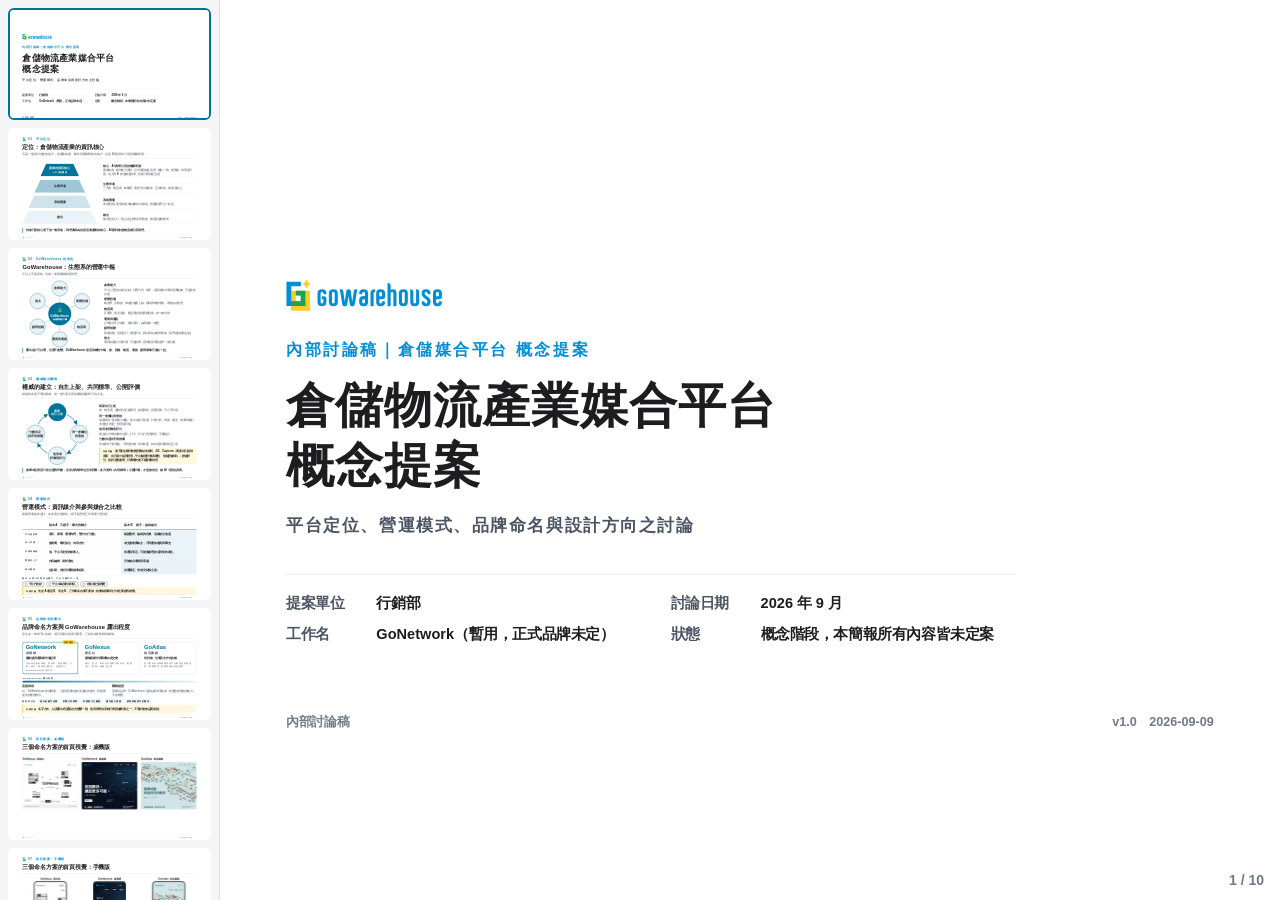
<file: deck/index.html>
<!DOCTYPE html>
<html lang="zh-Hant">
<head><meta name="robots" content="noindex, nofollow">
<meta charset="utf-8">
<title>倉儲媒合平台 概念討論</title>
<link rel="stylesheet" href="style.css">
</head>
<body>
<aside id="side"><div id="thumbs"></div></aside>
<div id="stage"><div id="deck">


<!-- ═══════════ S0 封面 ═══════════ -->
<div class="slide cover">
  <div class="body">
    <img class="brandtop" src="assets/gowarehouse-official-h.svg" alt="GoWarehouse">
    <div class="eyebrow">內部討論稿｜倉儲媒合平台 概念提案</div>
    <h1 class="big">倉儲物流產業媒合平台<br>概念提案</h1>
    <div class="eq">平台定位、營運模式、品牌命名與設計方向之討論</div>
    <div class="meta">
      <div class="row"><span class="k">提案單位</span><span class="v">行銷部</span></div>
      <div class="row"><span class="k">討論日期</span><span class="v">2026 年 9 月</span></div>
      <div class="row"><span class="k">工作名</span><span class="v">GoNetwork（暫用，正式品牌未定）</span></div>
      <div class="row"><span class="k">狀態</span><span class="v">概念階段，本簡報所有內容皆未定案</span></div>
    </div>
  </div>
  <div class="coverft"><span>內部討論稿</span><span>v1.0　2026-09-09</span></div>
</div>

<!-- ═══════════ S1 我們要做什麼 ═══════════ -->
<div class="slide">
  <header class="hd">
    <div class="eyebrow"><img class="mark" src="assets/gowarehouse-icon.svg">01　平台定位</div>
    <h1>定位：倉儲物流產業的資訊核心</h1>
    <div class="lede">不是一個查外包倉的地方，是產業知識、夥伴與案例匯集的地方，也是 AI 搜尋時引用的權威來源。</div>
    <div class="hd-rule"></div>
  </header>
  <main class="bd">
    <div class="pyr">
      <div class="layer f4"><span>產業的資訊核心<small>AI 引用的權威</small></span></div>
      <div class="desc"><div class="t">核心　AI 搜尋引用的權威來源</div><div class="s">產業知識、夥伴能力資料、合作案例都在這裡，欄位一致、經查核、有更新日期。有人問 AI 倉儲物流的事，答案引用的是這裡。</div></div>
      <div class="layer f3">生態串連</div>
      <div class="desc"><div class="t">生態串連</div><div class="s">三方倉、物流商、軟硬體、電商平台都進來、互相串接，最靠近核心。</div></div>
      <div class="layer f2">系統聲量</div>
      <div class="desc"><div class="t">系統聲量</div><div class="s">來找倉的人看見的能力數據都出自系統，聲量跟著平台一起長。</div></div>
      <div class="layer f1">媒合</div>
      <div class="desc"><div class="t">媒合</div><div class="s">最外面的入口：貨主在這裡找到對的倉、物流與服務夥伴。</div></div>
    </div>
    <div class="takeaway" style="margin-top:18px">找倉只是核心底下的一個用途；<em>我們要成為的是這個產業的核心，AI 講到倉儲物流就引用我們。</em></div>
  </main>
  <footer class="ft"><img class="brand" src="assets/gowarehouse-official-h.svg"><span class="pn">內部討論稿　1</span></footer>
</div>
<!-- ═══════════ S2 GoWarehouse 位置 ═══════════ -->
<div class="slide">
  <header class="hd">
    <div class="eyebrow"><img class="mark" src="assets/gowarehouse-icon.svg">02　GoWarehouse 的角色</div>
    <h1>GoWarehouse：生態系的營運中樞</h1>
    <div class="lede">平台上不賣系統，但每一個環節都經過我們。</div>
    <div class="hd-rule"></div>
  </header>
  <main class="bd">
    <div class="split" style="align-items:center">
      <div class="col" style="flex:0 0 600px; align-items:center"><svg viewBox="0 0 600 560" width="600" height="560"><line x1="300" y1="280" x2="300" y2="75" stroke="#9FC6D6" stroke-width="4"/><line x1="300" y1="280" x2="478" y2="178" stroke="#9FC6D6" stroke-width="4"/><line x1="300" y1="280" x2="478" y2="382" stroke="#9FC6D6" stroke-width="4"/><line x1="300" y1="280" x2="300" y2="485" stroke="#9FC6D6" stroke-width="4"/><line x1="300" y1="280" x2="122" y2="382" stroke="#9FC6D6" stroke-width="4"/><line x1="300" y1="280" x2="122" y2="177" stroke="#9FC6D6" stroke-width="4"/><circle cx="300" cy="280" r="92" fill="#007498"/><image href="assets/gowarehouse-icon.svg" x="284" y="222" width="32" height="46"/><text x="300" y="302" text-anchor="middle" font-size="22" font-weight="900" fill="#fff">GoWarehouse</text><text x="300" y="330" text-anchor="middle" font-size="20" font-weight="800" fill="#fff">倉儲營運的大腦</text><circle cx="300" cy="75" r="62" fill="#EAF3F7" stroke="#007498" stroke-width="2.5"/><text x="300" y="83" text-anchor="middle" font-size="21" font-weight="800" fill="#1D1D1F">倉庫能力</text><circle cx="478" cy="178" r="62" fill="#EAF3F7" stroke="#007498" stroke-width="2.5"/><text x="478" y="186" text-anchor="middle" font-size="21" font-weight="800" fill="#1D1D1F">硬體設備</text><circle cx="478" cy="382" r="62" fill="#EAF3F7" stroke="#007498" stroke-width="2.5"/><text x="478" y="390" text-anchor="middle" font-size="21" font-weight="800" fill="#1D1D1F">物流商</text><circle cx="300" cy="485" r="62" fill="#EAF3F7" stroke="#007498" stroke-width="2.5"/><text x="300" y="493" text-anchor="middle" font-size="21" font-weight="800" fill="#1D1D1F">電商與通路</text><circle cx="122" cy="382" r="62" fill="#EAF3F7" stroke="#007498" stroke-width="2.5"/><text x="122" y="390" text-anchor="middle" font-size="21" font-weight="800" fill="#1D1D1F">顧問規劃</text><circle cx="122" cy="177" r="62" fill="#EAF3F7" stroke="#007498" stroke-width="2.5"/><text x="122" y="185" text-anchor="middle" font-size="21" font-weight="800" fill="#1D1D1F">貨主</text></svg></div>
      <div class="col" style="flex:1; justify-content:space-evenly; height:100%">
        <div class="tgt"><div class="t">倉庫能力</div><div class="s">平台上呈現的進出紀錄、計費方式、效率，是系統跑出來的真實數據，不是倉的自述。</div></div>
        <div class="tgt"><div class="t">硬體設備</div><div class="s">輸送帶、自動倉、掃描設備要上線，都得跟軟體串接，串接點在我們。</div></div>
        <div class="tgt"><div class="t">物流商</div><div class="s">託運單、貨況追蹤、配送回報透過系統對接，倉一鍵出貨。</div></div>
        <div class="tgt"><div class="t">電商與通路</div><div class="s">訂單從各平台進來、庫存回寫，由系統統一處理。</div></div>
        <div class="tgt"><div class="t">顧問規劃</div><div class="s">新倉規劃、流程設計、擴充評估，都以系統為骨幹來做，我們是規劃的起點。</div></div>
        <div class="tgt"><div class="t">貨主</div><div class="s">看到的是能力與評價，不是軟體；用得順的背後是同一個大腦。</div></div>
      </div>
    </div>
    <div class="takeaway" style="margin-top:14px">露出多少可以選，位置不會變。<em>GoWarehouse 是這張網的中樞</em>，倉、設備、物流、通路、顧問都靠它連在一起。</div>
  </main>
  <footer class="ft"><img class="brand" src="assets/gowarehouse-official-h.svg"><span class="pn">內部討論稿　2</span></footer>
</div>
<!-- ═══════════ S3 權威從哪裡來 ═══════════ -->
<div class="slide">
  <header class="hd">
    <div class="eyebrow"><img class="mark" src="assets/gowarehouse-icon.svg">03　權威建立機制</div>
    <h1>權威的建立：自主上架、共同標準、公開評價</h1>
    <div class="lede">收錄很多家不等於權威，有一套大家共用的機制讓資料可信才是。</div>
    <div class="hd-rule"></div>
  </header>
  <main class="bd">
    <div class="split" style="align-items:center">
      <div class="col" style="flex:0 0 560px; align-items:center"><svg viewBox="0 0 540 550" width="540" height="550"><defs><marker id="arw" viewBox="0 0 10 10" refX="8" refY="5" markerWidth="7" markerHeight="7" orient="auto"><path d="M0 0L10 5L0 10z" fill="#007498"/></marker></defs><path d="M349 119 A175 175 0 0 1 426 196" fill="none" stroke="#007498" stroke-width="5" marker-end="url(#arw)"/><path d="M426 354 A175 175 0 0 1 349 431" fill="none" stroke="#007498" stroke-width="5" marker-end="url(#arw)"/><path d="M191 431 A175 175 0 0 1 114 354" fill="none" stroke="#007498" stroke-width="5" marker-end="url(#arw)"/><path d="M114 196 A175 175 0 0 1 191 119" fill="none" stroke="#007498" stroke-width="5" marker-end="url(#arw)"/><circle cx="270" cy="100" r="72" fill="#007498" stroke="#007498" stroke-width="3"/><text x="270" y="96" text-anchor="middle" font-size="21" font-weight="800" fill="#fff">商家</text><text x="270" y="124" text-anchor="middle" font-size="21" font-weight="800" fill="#fff">自己上架</text><circle cx="445" cy="275" r="72" fill="#EAF3F7" stroke="#007498" stroke-width="2.5"/><text x="445" y="271" text-anchor="middle" font-size="21" font-weight="800" fill="#1D1D1F">同一套欄位</text><text x="445" y="299" text-anchor="middle" font-size="21" font-weight="800" fill="#1D1D1F">與查核</text><circle cx="270" cy="450" r="72" fill="#EAF3F7" stroke="#007498" stroke-width="2.5"/><text x="270" y="446" text-anchor="middle" font-size="21" font-weight="800" fill="#1D1D1F">使用者</text><text x="270" y="474" text-anchor="middle" font-size="21" font-weight="800" fill="#1D1D1F">評價與評分</text><circle cx="95" cy="275" r="72" fill="#EAF3F7" stroke="#007498" stroke-width="2.5"/><text x="95" y="271" text-anchor="middle" font-size="21" font-weight="800" fill="#1D1D1F">分數決定</text><text x="95" y="299" text-anchor="middle" font-size="21" font-weight="800" fill="#1D1D1F">排序與推薦</text></svg></div>
      <div class="col" style="flex:1; justify-content:space-evenly; height:100%">
        <div class="tgt"><div class="t">商家自己上架</div><div class="s">倉、物流商、服務商自己建專頁、維護資料、回覆評價，平台不代寫。</div></div>
        <div class="tgt"><div class="t">同一套欄位與查核</div><div class="s">每家都填一樣的能力欄位：進出紀錄可追溯、計費方式、串接、擴充、效率與能效；查過的打標記、標更新日期。</div></div>
        <div class="tgt"><div class="t">使用者評價與評分</div><div class="s">貨主和合作過的夥伴留評、打分；平台只查真實性、不刪負評。</div></div>
        <div class="tgt"><div class="t">分數決定排序與推薦</div><div class="s">排名看評分與查核，不看誰付錢；排得前面，就有更多商家願意上來。</div></div>
        <div class="decide"><span class="tag">內部討論</span><b>要不要走國外軟體評測站的模式</b>（G2、Capterra：商家自己認領頁面、自己寫介紹與證明，平台驗證評價真實性、發認證徽章）；<b>誰能評分</b>、<b>負評怎麼處理</b>、<b>付費曝光能不能影響排序</b>。</div>
      </div>
    </div>
    <div class="takeaway" style="margin-top:14px">倉庫出租黃頁只收位置與坪數，沒有共同標準也沒有評價；<em>多方資料＋共同標準＋公開評價，才是被信任、被 AI 引用的原因。</em></div>
  </main>
  <footer class="ft"><img class="brand" src="assets/gowarehouse-official-h.svg"><span class="pn">內部討論稿　3</span></footer>
</div>
<!-- ═══════════ S4 平台做到哪裡 ═══════════ -->
<div class="slide">
  <header class="hd">
    <div class="eyebrow"><img class="mark" src="assets/gowarehouse-icon.svg">04　營運模式</div>
    <h1>營運模式：資訊媒介與參與媒合之比較</h1>
    <div class="lede">兩種營運版本並列，各有適合的階段；經手版裡的三件事要分開決定。</div>
    <div class="hd-rule"></div>
  </header>
  <main class="bd">
    <table class="cmp">
      <tr><th></th><th class="a">版本 A　不經手：曝光與轉介</th><th class="b">版本 B　經手：協助媒合</th></tr>
      <tr><td>平台做的事</td><td>展示、搜尋、需求詢問，雙方自行洽談。</td><td class="b">確認需求、協助詢比價、追蹤媒合進度。</td></tr>
      <tr><td>收入來源</td><td>會員費、曝光版位、內容合作。</td><td class="b">成交服務費為主，可再疊加會員與曝光。</td></tr>
      <tr><td>法務與風險</td><td>低。平台不是契約當事人。</td><td class="b">依選項而定，可能要處理款項與契約責任。</td></tr>
      <tr><td>需要的人力</td><td>內容編輯、資料查核。</td><td class="b">另加媒合專員與客服。</td></tr>
      <tr><td>適合階段</td><td>起步期，先把供需兩端養起來。</td><td class="b">供需穩定、有成交紀錄之後。</td></tr>
    </table>
    <div style="margin-top:22px">
      <div class="sec-k">版本 B 裡三件事各自獨立，可以只開其中一項</div>
      <div class="chips">
        <span class="chip"><span class="box"></span>平台代收款</span>
        <span class="chip"><span class="box"></span>平台成為契約當事人</span>
        <span class="chip"><span class="box"></span>收取成交服務費</span>
      </div>
    </div>
    <div class="decide" style="margin-top:auto"><span class="tag">內部討論</span><b>先走 A 還是 B。</b>若走 B，三件事各自要不要做；收費細節留到方向定案後再展開。</div>
  </main>
  <footer class="ft"><img class="brand" src="assets/gowarehouse-official-h.svg"><span class="pn">內部討論稿　4</span></footer>
</div>

<!-- ═══════════ S5 名字與露出 ═══════════ -->
<div class="slide">
  <header class="hd">
    <div class="eyebrow"><img class="mark" src="assets/gowarehouse-icon.svg">05　品牌命名與露出</div>
    <h1>品牌命名方案與 GoWarehouse 露出程度</h1>
    <div class="lede">英文名一律掛 Go 前綴；名字與露出程度分開選，三組皆未查商標與網域。</div>
    <div class="hd-rule"></div>
  </header>
  <main class="bd">
    <div class="names">
      <div class="name lead"><span class="badge">目前傾向</span><div class="en">GoNetwork</div><div class="zh">倉聯網</div><div class="sub">讓倉儲與產業夥伴連起來</div><div class="rg">以倉為起點串成網。跟現有「倉儲聯盟」只差一個字，最容易接舊名，也最適合 GoWarehouse 直接掛頭。</div></div>
      <div class="name"><div class="en">GoNexus</div><div class="zh">匯流站</div><div class="sub">讓物流夥伴與商機在此交會</div><div class="rg">物流、資訊、夥伴在這裡匯流再出發。範圍居中，最像一個獨立品牌。</div></div>
      <div class="name"><div class="en">GoAtlas</div><div class="zh">物流圖鑑</div><div class="sub">找到倉，也看見合作的全貌</div><div class="rg">把分散的倉與服務整理成可以翻查的產業指南。範圍最寬，最像整個產業的總覽。</div></div>
    </div>
    <div class="spec">
      <div class="sec-k">GoWarehouse 露出程度</div>
      <div class="bar"></div>
      <div class="ends">
        <div class="end"><b>直接掛頭</b>叫「GoWarehouse 倉儲聯盟」，說清楚系統如何支援倉的能力，對確實使用的會員標示。</div>
        <div class="end"><b>隱晦認證</b>用獨立品牌，GoWarehouse 是發起者與查核者；前面放經查核的能力，不談軟體。</div>
      </div>
      <div class="cert">
        <span class="k">認證看的是</span>
        <span class="c">進出紀錄可追溯</span><span class="c">計費方式透明</span><span class="c">串接能力已驗證</span><span class="c">擴充能力清楚</span><span class="c">效率與能效另訂量法</span>
      </div>
    </div>
    <div class="decide" style="margin-top:auto"><span class="tag">內部討論</span><b>名字方向，以及露出程度落在光譜哪一段。</b>使用我們的系統只算證據來源之一，不等於整倉品質保證。</div>
  </main>
  <footer class="ft"><img class="brand" src="assets/gowarehouse-official-h.svg"><span class="pn">內部討論稿　5</span></footer>
</div>

<!-- ═══════════ S6 設計提案 桌機版（TARS 設計，iframe 原生嵌入；PNG 為縮圖與列印備援） ═══════════ -->
<div class="slide">
  <header class="hd">
    <div class="eyebrow"><img class="mark" src="assets/gowarehouse-icon.svg">06　設計提案：桌機版</div>
    <h1>三個命名方案的首頁視覺：桌機版</h1>
    <div class="hd-rule"></div>
  </header>
  <main class="bd">
    <iframe class="design" title="設計提案：桌機版（GoNexus／GoNetwork／GoAtlas）" src="desktop-compact.html?v=2"></iframe>
    <img class="design-still" src="assets/desktop-compact.png" alt="設計提案：桌機版">
  </main>
  <footer class="ft"><img class="brand" src="assets/gowarehouse-official-h.svg"><span class="pn">內部討論稿　6</span></footer>
</div>

<!-- ═══════════ S7 設計提案 手機版（TARS 設計，iframe 原生嵌入；PNG 為縮圖與列印備援） ═══════════ -->
<div class="slide">
  <header class="hd">
    <div class="eyebrow"><img class="mark" src="assets/gowarehouse-icon.svg">07　設計提案：手機版</div>
    <h1>三個命名方案的首頁視覺：手機版</h1>
        <div class="hd-rule"></div>
  </header>
  <main class="bd">
    <iframe class="design" title="設計提案：手機版（GoNexus／GoNetwork／GoAtlas）" src="mobile-framed.html?v=2"></iframe>
    <img class="design-still" src="assets/mobile-framed.png" alt="設計提案：手機版">
  </main>
  <footer class="ft"><img class="brand" src="assets/gowarehouse-official-h.svg"><span class="pn">內部討論稿　7</span></footer>
</div>

<!-- ═══════════ S7 公關與發佈策略 ═══════════ -->
<div class="slide">
  <header class="hd">
    <div class="eyebrow"><img class="mark" src="assets/gowarehouse-icon.svg">08　公關與發佈策略</div>
    <h1>以「聯盟成立發表會」為主事件的公關規劃</h1>
    <div class="lede">網站只是發佈當天的載體；對外要講的是產業聯盟的成立。</div>
    <div class="hd-rule"></div>
  </header>
  <main class="bd">
    <div class="hero">
      <div class="k">主事件</div>
      <div class="t">明年初「聯盟成立發表會」：創始夥伴同台簽約，平台當天上線</div>
      <div class="s">指標三方倉、硬體商、物流商、電商平台以創始夥伴身分出席；發表會、簽約儀式、平台上線同一天，媒體與廣告同步放大。</div>
    </div>
    <div class="tri">
      <div class="tc"><div class="bar"></div><div class="t">訊息主軸</div><ul class="dash"><li>產業第一個以系統數據支撐的能力認證與媒合平台，不是倉庫黃頁</li><li>三個關鍵詞：可查證、共同標準、公開評價</li><li>不講軟體，講產業因此變得更透明、更好合作</li></ul></div>
      <div class="tc"><div class="bar"></div><div class="t">背書層</div><ul class="dash"><li>產業公協會：出席與聯名</li><li>指標客戶與創始夥伴：同台簽約、提供案例</li><li>顧問或學界：對認證標準提供第三方觀點</li></ul></div>
      <div class="tc"><div class="bar"></div><div class="t">媒體矩陣</div><ul class="dash"><li>產業媒體：專訪、專欄</li><li>商業媒體：新聞稿、發表會採訪</li><li>自有內容與廣告：倉儲進化論系列連動、夥伴案例影片、投放放大</li></ul></div>
    </div>
    <div class="takeaway" style="margin-top:auto">上線後每月一則夥伴故事或產業數據報告，<em>讓媒體有理由持續報導，把聲量養成常態。</em></div>
  </main>
  <footer class="ft"><img class="brand" src="assets/gowarehouse-official-h.svg"><span class="pn">內部討論稿　8</span></footer>
</div>

<!-- ═══════════ S8 專案時程 ═══════════ -->
<div class="slide">
  <header class="hd">
    <div class="eyebrow"><img class="mark" src="assets/gowarehouse-icon.svg">09　專案時程</div>
    <h1>專案時程：以公關為主線，明年初發表會上線</h1>
    <div class="lede">三條線並行推進，全部收斂在 2027 年 3 月的發表會；年底前完成招商、規格與開發。</div>
    <div class="hd-rule"></div>
  </header>
  <main class="bd">
    <table class="tl">
      <tr class="when">
        <th></th>
        <th><span class="dot"></span><b>9 月下旬</b><small>方向定案</small></th>
        <th><span class="dot"></span><b>10–11 月</b><small>招商與談合作</small></th>
        <th><span class="dot"></span><b>12 月</b><small>籌備與建置</small></th>
        <th><span class="dot"></span><b>2027 年 1 月</b><small>內測與預熱</small></th>
        <th class="hi"><span class="dot"></span><b>2027 年 3 月</b><small>發表會與上線</small></th>
        <th><span class="dot"></span><b>2027 Q2</b><small>擴大</small></th>
      </tr>
      <tr>
        <td class="lab">公關與媒體</td>
        <td>訊息主軸、媒體名單、發言人定案</td>
        <td>背書單位洽談；媒體合作談定；發表會形式與場地初定</td>
        <td>發表會籌備、專訪排程、預熱內容製作</td>
        <td>預熱內容上線、媒體預發、彩排</td>
        <td class="hi">發表會＋簽約＋上線同一天；媒體與廣告同步放大</td>
        <td>後續報導；每月夥伴故事或產業報告</td>
      </tr>
      <tr>
        <td class="lab">合作夥伴</td>
        <td>創始夥伴名單：三方倉、硬體、物流、電商</td>
        <td>創始夥伴簽意向；合作方案談定</td>
        <td>首批資料建置與查核；案例上稿</td>
        <td>夥伴先上線；評價流程試跑</td>
        <td class="hi">創始夥伴同台簽約</td>
        <td>第二波夥伴招募</td>
      </tr>
      <tr>
        <td class="lab">平台建置</td>
        <td>定位、模式、命名、設計主軸定案；商標網域查核</td>
        <td>欄位、認證、評分規則定稿；設計深化；開發啟動</td>
        <td>前台、自助上架後台、評價機制開發完成</td>
        <td>內測修正</td>
        <td class="hi">正式上線</td>
        <td>評分制度全開；成效檢視</td>
      </tr>
    </table>
  </main>
  <footer class="ft"><img class="brand" src="assets/gowarehouse-official-h.svg"><span class="pn">內部討論稿　9</span></footer>
</div>
</div></div>
<button class="nav prev" id="prev" aria-label="上一頁">‹</button>
<button class="nav next" id="next" aria-label="下一頁">›</button>
<div id="pn"></div>
<script>
(function(){
  const deck=document.getElementById('deck'), slides=[...deck.querySelectorAll(':scope > .slide')];
  const stage=document.getElementById('stage'), thumbs=document.getElementById('thumbs'), pn=document.getElementById('pn');
  let cur=Math.max(0, Math.min(slides.length-1, parseInt(location.hash.slice(1)||'1',10)-1));
  slides.forEach((s,i)=>{ const t=document.createElement('div'); t.className='thumb'; t.title='第 '+(i+1)+' 頁';
    const inner=s.cloneNode(true); inner.classList.add('thumb-slide'); inner.querySelectorAll('iframe.design').forEach(f=>f.remove()); t.appendChild(inner);
    t.addEventListener('click',()=>go(i)); thumbs.appendChild(t); });
  function fit(){ const s=Math.min(stage.clientWidth/1600, stage.clientHeight/900); deck.style.transform='scale('+s+')';
    const ts=(thumbs.clientWidth-4)/1600; thumbs.querySelectorAll('.thumb').forEach(t=>{ t.style.height=(900*ts)+'px'; t.firstChild.style.transform='scale('+ts+')'; }); }
  function go(i){ cur=Math.max(0,Math.min(slides.length-1,i)); slides.forEach((s,j)=>s.classList.toggle('on',j===cur));
    thumbs.querySelectorAll('.thumb').forEach((t,j)=>t.classList.toggle('on',j===cur)); pn.textContent=(cur+1)+' / '+slides.length;
    history.replaceState(null,'','#'+(cur+1)); const t=thumbs.children[cur]; if(t) t.scrollIntoView({block:'nearest'}); }
  document.getElementById('prev').onclick=()=>go(cur-1); document.getElementById('next').onclick=()=>go(cur+1);
  document.addEventListener('keydown',e=>{ if(['ArrowRight','ArrowDown','PageDown',' '].includes(e.key)){e.preventDefault();go(cur+1);}
    else if(['ArrowLeft','ArrowUp','PageUp'].includes(e.key)){e.preventDefault();go(cur-1);} else if(e.key==='Home')go(0); else if(e.key==='End')go(slides.length-1);
    else if(e.key==='f'||e.key==='F'){ document.fullscreenElement?document.exitFullscreen():document.documentElement.requestFullscreen(); } });
  window.addEventListener('resize',fit); window.addEventListener('beforeprint',()=>slides.forEach(s=>s.classList.add('on')));
  window.addEventListener('afterprint',()=>go(cur)); fit(); go(cur);
})();
</script>
</body>
</html>
</file>
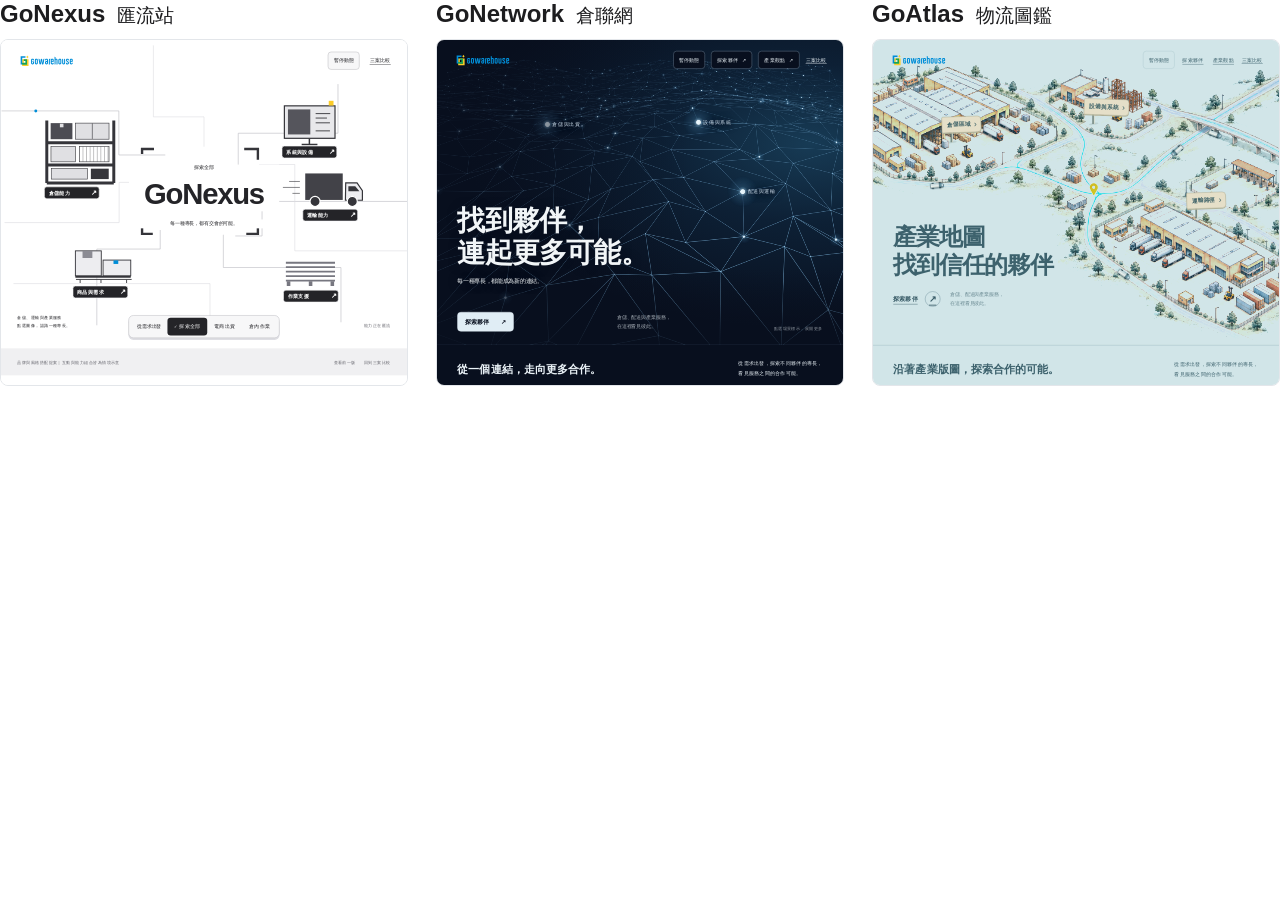
<file: deck/desktop-compact.html>
<!doctype html><html lang="zh-Hant"><meta charset="utf-8"><meta name="viewport" content="width=device-width,initial-scale=1">
<!-- 第 6 頁桌機版：內容沿用 design/deck-handoff/desktop.html（TARS）的三個 abstract-concepts 頁；可可 9/9 依米奇要求拿掉一句話說明與視覺關鍵字，只留名字＋畫面，預覽吃滿高度。沒動 design -->
<style>
*{box-sizing:border-box}
html,body{margin:0;width:100%;height:100%;overflow:hidden;font-family:"PingFang TC",sans-serif;color:#1d1d1f;background:transparent}
.grid{display:grid;grid-template-columns:repeat(3,minmax(0,1fr));gap:28px;height:100%;align-content:start}
article{min-width:0}
h2{font-size:24px;margin:0 0 10px;line-height:1.2}
h2 span{font-size:19px;font-weight:500;margin-left:12px}
.preview{position:relative;width:100%;overflow:hidden;border:1px solid #e3e6ea;border-radius:8px}
.scale{position:absolute;top:0;left:0;transform-origin:0 0}
iframe{display:block;width:1000px;height:850px;border:0;overflow:hidden}
</style>
<body><div class="grid">
<article><h2>GoNexus<span>匯流站</span></h2><div class="preview"><div class="scale"><iframe title="GoNexus" src="../design/abstract-concepts/curation.html?v=meeting-final2"></iframe></div></div></article>
<article><h2>GoNetwork<span>倉聯網</span></h2><div class="preview"><div class="scale"><iframe title="GoNetwork" src="../design/abstract-concepts/network.html?v=meeting-final2"></iframe></div></div></article>
<article><h2>GoAtlas<span>物流圖鑑</span></h2><div class="preview"><div class="scale"><iframe title="GoAtlas" src="../design/abstract-concepts/journal.html?v=meeting-final2"></iframe></div></div></article>
</div>
<script>
const W=1000;
function fit(){for(const card of document.querySelectorAll('article')){const preview=card.querySelector('.preview'),layer=card.querySelector('.scale'),frame=card.querySelector('iframe');const scale=(card.clientWidth-2)/W;const H=850;preview.style.height=Math.round(H*scale)+2+'px';layer.style.width=W+'px';layer.style.height=H+'px';layer.style.transform='scale('+scale+')'}}
function hideBars(frame){try{const d=frame.contentDocument;if(!d||!d.head||d.getElementById('koko-nobar'))return;const style=d.createElement('style');style.id='koko-nobar';style.textContent='html{overflow-y:auto!important;scrollbar-width:none!important}body{overflow:visible!important;scrollbar-width:none!important}::-webkit-scrollbar{display:none!important;width:0!important;height:0!important}*{scrollbar-width:none!important;-ms-overflow-style:none!important}*::-webkit-scrollbar{display:none!important;width:0!important;height:0!important}'+'';d.head.append(style)}catch(e){}}
for(const frame of document.querySelectorAll('iframe')){frame.addEventListener('load',()=>{hideBars(frame);fit()});if(frame.contentDocument&&frame.contentDocument.readyState!=='loading')hideBars(frame)}
new ResizeObserver(fit).observe(document.body);fit();
</script></body></html>
</file>
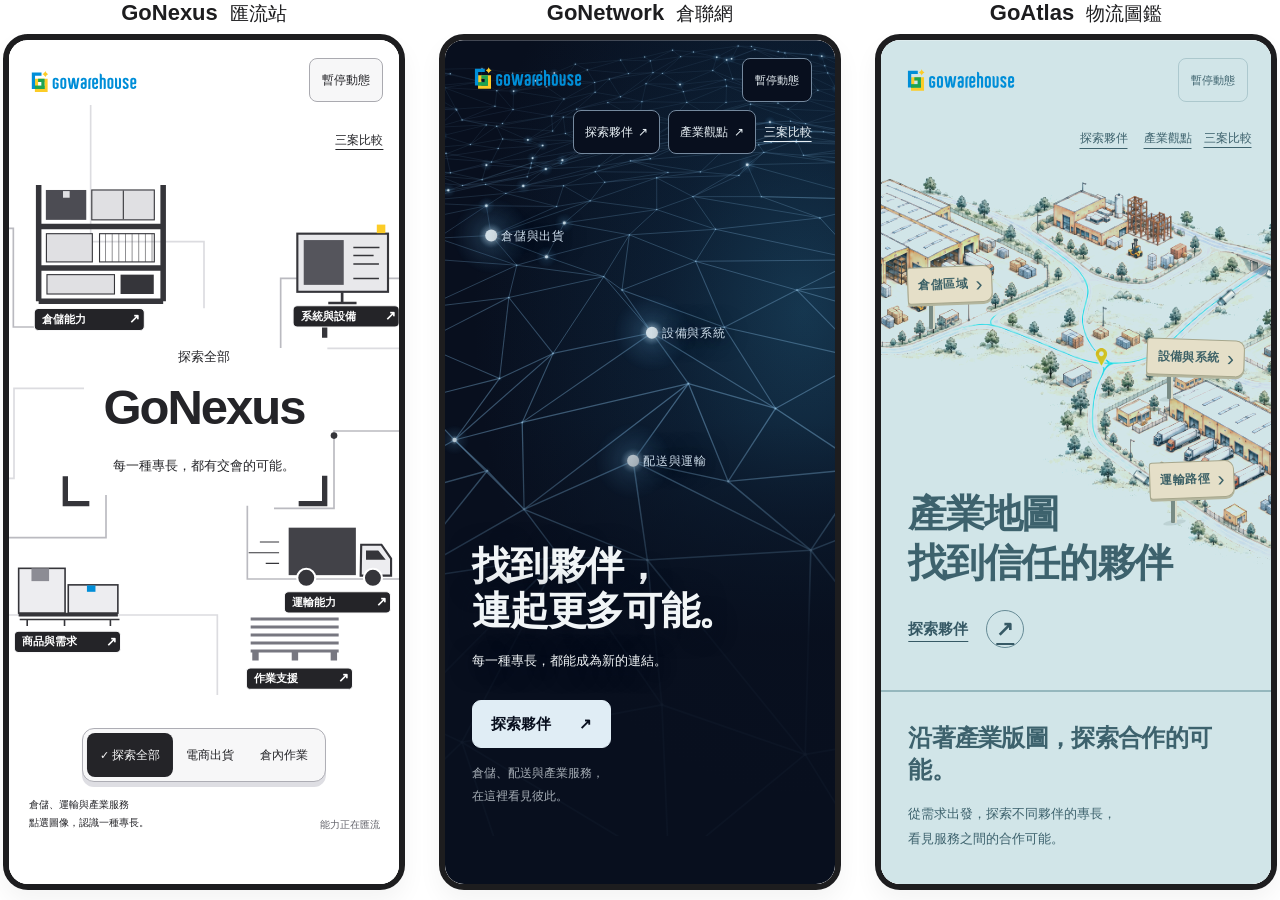
<file: deck/mobile-framed.html>
<!doctype html><html lang="zh-Hant"><meta charset="utf-8"><meta name="viewport" content="width=device-width,initial-scale=1">
<!-- 第 7 頁手機版：內容沿用 design/deck-handoff/mobile.html（TARS），手機框照 TARS 原本示意 design/mobile-comparison.html 的樣式（細黑邊圓角），可可 9/9 依米奇要求；14:55 再拿掉一句話說明，只留名字＋畫面；15:02 捲軸隱藏改照 TARS mobile.html 同一套規則＋加 cache-bust；15:00 改 iPhone 比例 390×844、畫面可在框內滑動、不限縮放上限（米奇：框太長太小） -->
<style>
*{box-sizing:border-box}
html,body{margin:0;width:100%;height:100%;overflow:hidden;font-family:"PingFang TC",sans-serif;color:#1d1d1f;background:transparent}
.grid{display:grid;grid-template-columns:repeat(3,minmax(0,1fr));gap:28px;height:100%;align-content:start}
article{min-width:0}
h2{font-size:22px;margin:0 0 8px;line-height:1.2;text-align:center}
h2 span{font-size:19px;font-weight:500;margin-left:12px}
.phone{position:relative;margin:auto;overflow:hidden;border:6px solid #1d1d1f;border-radius:25px;background:#fff;box-shadow:0 12px 25px #0000000c}
.screen{position:relative;width:100%;aspect-ratio:390/844;overflow:hidden;clip-path:inset(0 round 18px);background:#fff}
.scale{position:absolute;left:0;top:0;width:390px;height:844px;transform-origin:0 0}
.scale iframe{display:block;width:390px;height:844px;border:0;overflow:hidden}
</style>
<body><div class="grid">
<article><h2>GoNexus<span>匯流站</span></h2><div class="phone"><div class="screen"><div class="scale"><iframe scrolling="yes" title="GoNexus" src="../design/abstract-concepts/curation.html?v=meeting-final2"></iframe></div></div></div></article>
<article><h2>GoNetwork<span>倉聯網</span></h2><div class="phone"><div class="screen"><div class="scale"><iframe scrolling="yes" title="GoNetwork" src="../design/abstract-concepts/network.html?v=meeting-final2"></iframe></div></div></div></article>
<article><h2>GoAtlas<span>物流圖鑑</span></h2><div class="phone"><div class="screen"><div class="scale"><iframe scrolling="yes" title="GoAtlas" src="../design/abstract-concepts/journal.html?v=meeting-final2"></iframe></div></div></div></article>
</div>
<script>
const W=390,H=844;
function fit(){for(const card of document.querySelectorAll('article')){const phone=card.querySelector('.phone'),screen=card.querySelector('.screen');const head=card.querySelector('h2').offsetHeight+10;const scale=Math.min(1,(innerHeight-head-12-8)/H,(card.clientWidth-12)/W);phone.style.width=W*scale+12+'px';screen.style.height=H*scale+'px';card.querySelector('.scale').style.transform='scale('+scale+')'}}
function hideBars(frame){try{const d=frame.contentDocument;if(!d||!d.head||d.getElementById('koko-nobar'))return;const style=d.createElement('style');style.id='koko-nobar';style.textContent='html{overflow-y:auto!important;scrollbar-width:none!important}body{overflow:visible!important;scrollbar-width:none!important}::-webkit-scrollbar{display:none!important;width:0!important;height:0!important}*{scrollbar-width:none!important;-ms-overflow-style:none!important}*::-webkit-scrollbar{display:none!important;width:0!important;height:0!important}'+'footer,.sculptural .note-strip{display:none!important}';d.head.append(style)}catch(e){}}
for(const frame of document.querySelectorAll('iframe')){frame.addEventListener('load',()=>{hideBars(frame);fit()});if(frame.contentDocument&&frame.contentDocument.readyState!=='loading')hideBars(frame)}
new ResizeObserver(fit).observe(document.body);fit();
</script></body></html>
</file>
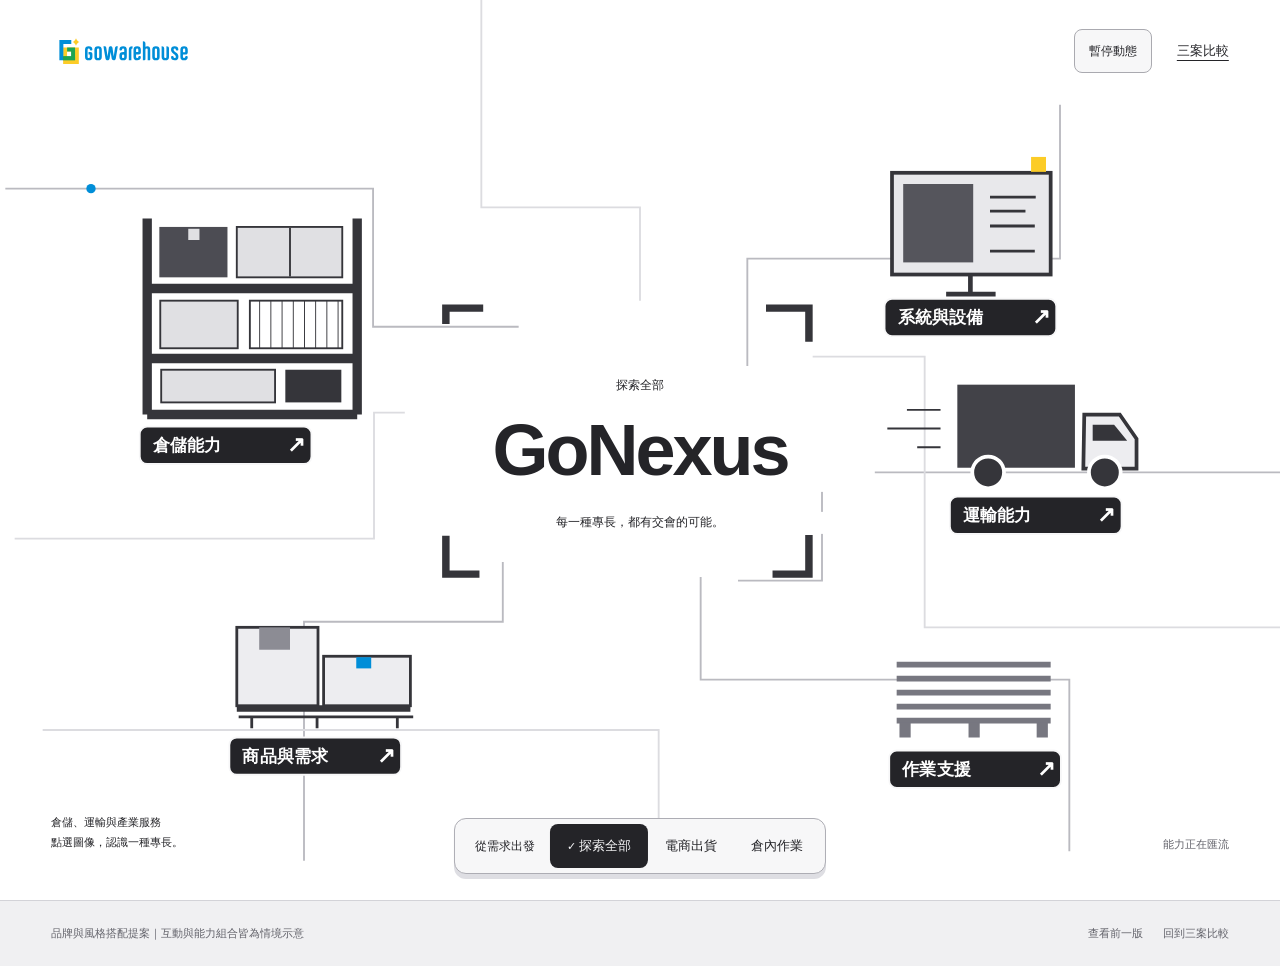
<file: design/abstract-concepts/curation.html>
<!doctype html><html lang="zh-Hant"><head><meta name="robots" content="noindex, nofollow"><meta charset="utf-8"><meta name="viewport" content="width=device-width,initial-scale=1"><title>GoNexus 匯流站｜動態平面中樞</title><link rel="stylesheet" href="nexus.css?v=meeting-final1"><link rel="icon" href="../homepage-concepts/assets/gowarehouse-icon.svg"></head><body><main><section class="nexus-world" data-mode="all" data-paused="false" aria-label="GoNexus 動態匯流場景"><header class="nexus-header"><div class="brand"><img src="../homepage-concepts/assets/gowarehouse-official-h.svg" alt="GoWarehouse"></div><nav><button id="motion-toggle" type="button" aria-pressed="false">暫停動態</button><a href="../comparison.html" target="_top">三案比較</a></nav></header><div class="stage"><svg viewBox="0 0 1200 840" xmlns="http://www.w3.org/2000/svg" role="group" aria-label="倉儲、運輸、系統與商品模組交會的平面圖像">
<defs><pattern id="stripe" width="12" height="12" patternUnits="userSpaceOnUse"><path d="M0 0V12" stroke="#1d1d1f" stroke-width="2"/></pattern></defs>
<path class="track" d="M-80 140H314V288H470M1050 50V215H715V330M1300 444H795V560H705M240 860V604H453V540M1060 850V666H665V556"/>
<path class="track faint" d="M-70 515H315V380H425M785 320H905V610H1300M430 -80V160H600V260M-40 720H620V840"/>
<path d="M392 285V268H432M735 268H781V304M781 511V553H742M428 553H392V512" stroke="#1d1d1f" stroke-width="8" fill="none"/>
<circle r="5" fill="#008ed8"><animateMotion dur="9s" repeatCount="indefinite" path="M-80 140H314V288H470"/></circle>
<rect width="10" height="10" x="-5" y="-5" fill="#1d1d1f"><animateMotion dur="12s" begin="-4s" repeatCount="indefinite" path="M1050 50V215H715V330"/></rect>
<circle r="5" fill="#1d1d1f"><animateMotion dur="10s" begin="-6s" repeatCount="indefinite" path="M1300 444H795V560H705"/></circle>
<rect width="9" height="9" x="-4" y="-4" fill="#fccc27"><animateMotion dur="13s" begin="-3s" repeatCount="indefinite" path="M240 860V604H453V540"/></rect>
<g class="module storage" data-module="storage" role="button" tabindex="0" aria-label="探索倉儲能力"><g class="levitate"><rect class="focus-outline" x="-12" y="-12" width="256" height="250"/><path d="M0 0V210M225 0V210M0 75H225M0 150H225M0 210H225" stroke="#1d1d1f" stroke-width="10" fill="none"/><rect class="block" x="13" y="9" width="73" height="54" fill="#1d1d1f"/><rect x="96" y="9" width="113" height="54" fill="white" stroke="#1d1d1f" stroke-width="2"/><path d="M153 10V62" stroke="#1d1d1f" stroke-width="2"/><rect x="14" y="88" width="83" height="51" fill="white" stroke="#1d1d1f" stroke-width="2"/><rect x="110" y="88" width="99" height="51" fill="url(#stripe)" stroke="#1d1d1f" stroke-width="2"/><rect x="15" y="162" width="122" height="35" fill="white" stroke="#1d1d1f" stroke-width="2"/><rect x="148" y="162" width="60" height="35" fill="#1d1d1f"/><rect x="44" y="11" width="12" height="12" fill="white"/><rect class="module-button" x="-8" y="223" width="184" height="40" rx="8"/><text class="label" x="6" y="249">倉儲能力</text><text class="module-arrow" x="150" y="250">↗</text></g></g>
<g class="module system" data-module="system" role="button" tabindex="0" aria-label="探索系統與設備"><g class="levitate"><rect class="focus-outline" x="-12" y="-12" width="209" height="176"/><rect width="170" height="109" rx="0" fill="white" stroke="#1d1d1f" stroke-width="4"/><rect class="block" x="12" y="12" width="75" height="84" fill="#1d1d1f"/><path d="M105 26H154M105 41H143M105 57H153M105 84H153" stroke="#1d1d1f" stroke-width="3"/><path d="M84 110V128M58 130H111" stroke="#1d1d1f" stroke-width="5"/><rect x="149" y="-17" width="16" height="16" fill="#fccc27"/><rect class="module-button" x="-8" y="135" width="184" height="40" rx="8"/><text class="label" x="6" y="161">系統與設備</text><text class="module-arrow" x="150" y="162">↗</text></g></g>
<g class="module transport" data-module="transport" role="button" tabindex="0" aria-label="探索運輸能力"><g class="levitate"><rect class="focus-outline" x="-12" y="-12" width="220" height="164"/><rect class="block" x="0" y="0" width="126" height="89" fill="#1d1d1f"/><path d="M136 32H174L192 58V90H135Z" fill="white" stroke="#1d1d1f" stroke-width="4"/><path d="M145 43H168L182 60H145Z" fill="#1d1d1f"/><path d="M-18 27H-54M-18 47H-75M-18 67H-43" stroke="#1d1d1f" stroke-width="2"/><circle cx="33" cy="94" r="17" fill="#1d1d1f" stroke="white" stroke-width="4"/><circle cx="158" cy="94" r="17" fill="#1d1d1f" stroke="white" stroke-width="4"/><rect class="module-button" x="-8" y="120" width="184" height="40" rx="8"/><text class="label" x="6" y="146">運輸能力</text><text class="module-arrow" x="150" y="147">↗</text></g></g>
<g class="module boxes" data-module="boxes" role="button" tabindex="0" aria-label="探索商品與需求"><g class="levitate"><rect class="focus-outline" x="-12" y="-12" width="233" height="160"/><rect width="87" height="84" fill="white" stroke="#1d1d1f" stroke-width="3"/><rect x="93" y="31" width="93" height="53" fill="white" stroke="#1d1d1f" stroke-width="3"/><path d="M0 87H186" stroke="#1d1d1f" stroke-width="7"/><rect class="block" x="24" width="33" height="24" fill="#1d1d1f"/><rect x="128" y="32" width="16" height="12" fill="#008ed8"/><path d="M2 96H189M16 97V108M86 97V108M172 97V108" stroke="#1d1d1f" stroke-width="3"/><rect class="module-button" x="-8" y="118" width="184" height="40" rx="8"/><text class="label" x="6" y="144">商品與需求</text><text class="module-arrow" x="150" y="145">↗</text></g></g>
<g class="module pallet" data-module="pallet" role="button" tabindex="0" aria-label="探索作業支援"><g class="levitate"><rect class="focus-outline" x="-12" y="-12" width="191" height="144"/><path d="M0 0H165M0 15H165M0 30H165M0 45H165M0 60H165" stroke="#1d1d1f" stroke-width="6"/><path d="M9 62V78M83 62V78M156 62V78" stroke="#1d1d1f" stroke-width="12"/><rect class="module-button" x="-8" y="92" width="184" height="40" rx="8"/><text class="label" x="6" y="118">作業支援</text><text class="module-arrow" x="150" y="119">↗</text></g></g>
</svg><div class="nexus-copy"><p class="context">探索全部</p><h1>GoNexus</h1><p class="sub" aria-live="polite">每一種專長，都有交會的可能。</p></div></div><div class="scenario-bar" aria-label="切換合作需求"><span>從需求出發</span><button type="button" data-mode-button="all" aria-pressed="true">探索全部</button><button type="button" data-mode-button="shipping" aria-pressed="false">電商出貨</button><button type="button" data-mode-button="operations" aria-pressed="false">倉內作業</button></div><p class="legend">倉儲、運輸與產業服務<br>點選圖像，認識一種專長。</p><p class="motion-status">能力正在匯流</p><section class="detail" hidden aria-label="能力說明"><button type="button" aria-label="關閉說明">×</button><h2></h2><p></p></section></section></main><footer class="nexus-footer"><span>品牌與風格搭配提案｜互動與能力組合皆為情境示意</span><div><a href="curation-v1.html">查看前一版</a><a href="../comparison.html" target="_top">回到三案比較</a></div></footer><script src="nexus.js"></script></body></html>
</file>
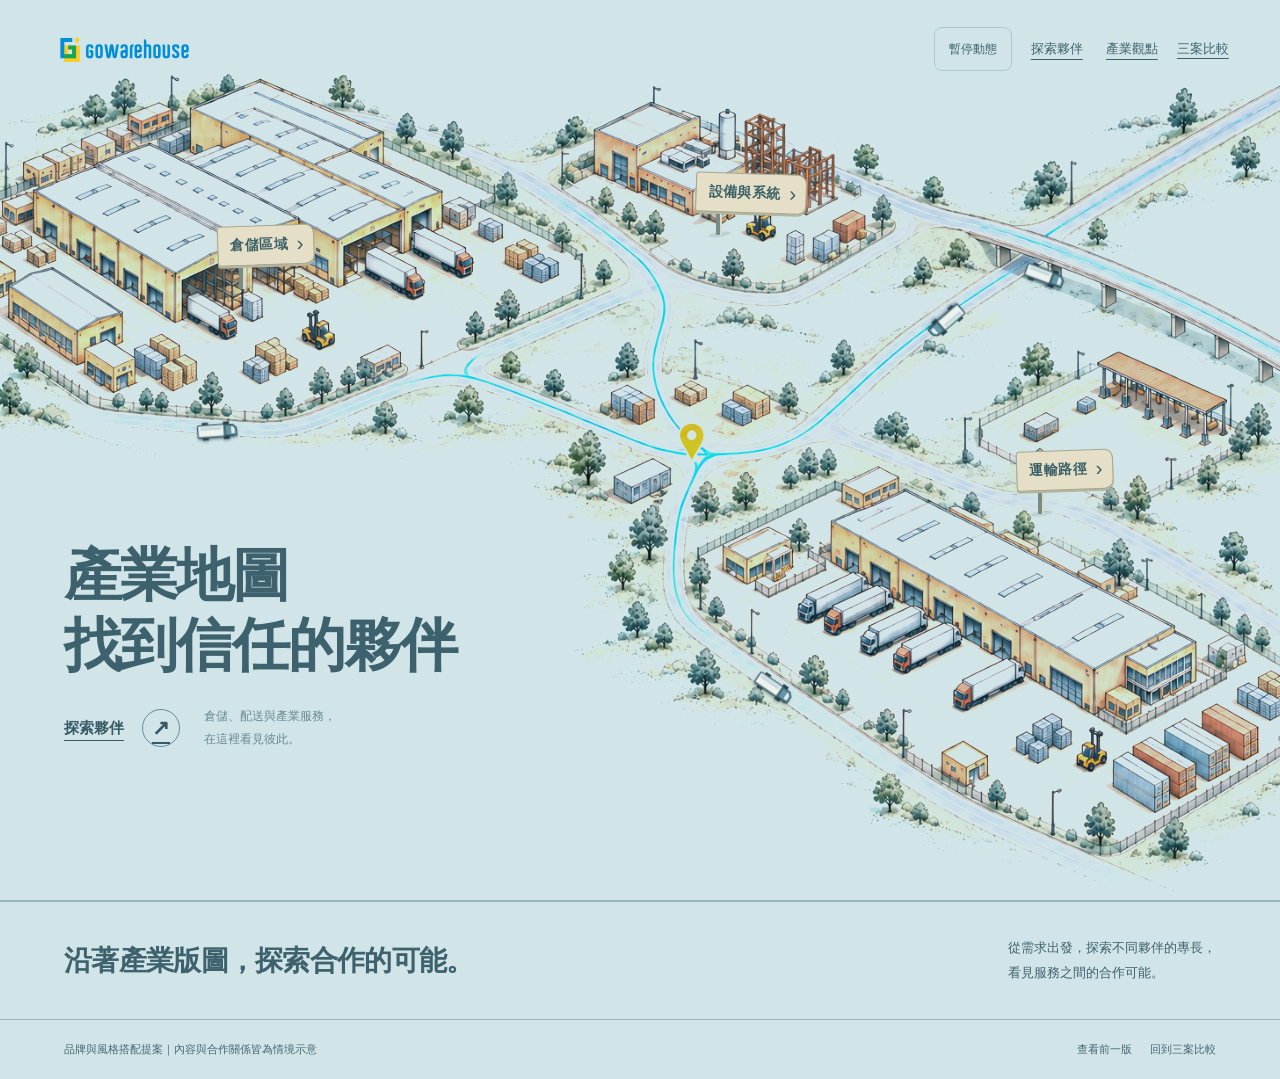
<file: design/abstract-concepts/journal.html>
<!doctype html><html lang="zh-Hant"><head><meta name="robots" content="noindex, nofollow"><meta charset="utf-8"><meta name="viewport" content="width=device-width,initial-scale=1"><title>GoAtlas 物流圖鑑｜全景設計提案</title><link rel="stylesheet" href="world.css?v=meeting-final1"><link rel="icon" href="../homepage-concepts/assets/gowarehouse-icon.svg"></head><body class="drawn atlas"><main><section class="world" aria-label="可探索的全景"><svg width="0" height="0" aria-hidden="true" style="position:absolute"><defs><filter id="atlas-paper" color-interpolation-filters="sRGB"><feComponentTransfer><feFuncR type="linear" slope="1.35"/><feFuncG type="linear" slope="1.17"/><feFuncB type="linear" slope="1.14"/></feComponentTransfer></filter></defs></svg><img class="scene-art" src="atlas-connected-map.png" alt="霧藍水彩產業地圖，大中小三個倉儲及設備據點透過路徑串連，保留全景地圖視角，縮減樹木及道路占比"><svg class="traffic-layer" viewBox="0 0 1536 1024" preserveAspectRatio="xMidYMid slice" aria-hidden="true" focusable="false" xmlns="http://www.w3.org/2000/svg"><defs><g id="traffic-truck"><path d="M-17 -8H-10M7 -8H14M-17 8H-10M7 8H14" stroke="#263f49" stroke-width="4"/><rect x="-22" y="-7" width="30" height="14" rx="1" fill="#edf2ed" stroke="#456977" stroke-width="1.5"/><path d="M-19 -5H5V-1H-19Z" fill="#c6dbe0"/><path d="M9 -6H18L22 -2V6H9Z" fill="#6796a4" stroke="#3d626d" stroke-width="1.5"/><path d="M16 -4H18L20 -1V4H16Z" fill="#e0eef2"/><path d="M-21 7H20" stroke="#1e3d49" stroke-opacity=".28" stroke-width="3"/></g></defs><g class="traffic-vehicle"><animateMotion dur="50s" begin="-8s" repeatCount="indefinite" rotate="auto" path="M-40 440 C130 505 298 499 380 475 S513 411 565 423 C653 443 720 485 826 520 C820 571 790 625 806 675 S875 746 962 812 C1070 894 1228 985 1460 1055"/><use href="#traffic-truck"/></g><g class="traffic-vehicle"><animateMotion dur="49s" begin="-26s" repeatCount="indefinite" rotate="auto" path="M606 188 C686 241 785 288 792 343 S767 429 805 485 Q829 512 826 537 C811 586 796 625 807 675 S878 750 962 812 C1070 894 1228 985 1460 1055"/><use href="#traffic-truck"/></g><g class="traffic-vehicle"><animateMotion dur="40s" begin="-17s" repeatCount="indefinite" rotate="auto" path="M1550 86 L1230 278 C1160 320 1080 402 985 478 S879 512 825 520 C720 485 653 443 565 423"/><use href="#traffic-truck"/></g><g class="traffic-vehicle"><animateMotion dur="28s" begin="-10s" repeatCount="indefinite" rotate="auto" path="M1010 232 L1560 438"/><use href="#traffic-truck"/></g></svg><header class="topbar"><div class="brand"><img src="../homepage-concepts/assets/gowarehouse-official-h.svg" alt="GoWarehouse"></div><nav><button type="button" id="scene-motion-toggle" aria-pressed="false">暫停動態</button><button type="button" data-spot="storage" aria-expanded="false" aria-controls="scene-detail">探索夥伴</button><button type="button" data-spot="stories" aria-expanded="false" aria-controls="scene-detail">產業觀點</button><a href="../comparison.html" target="_top">三案比較</a></nav></header><div class="atlas-copy"><div class="scene-title"><h1>產業地圖<br>找到信任的夥伴</h1></div><div class="bottomline"><button class="explore" data-spot="storage" aria-expanded="false" aria-controls="scene-detail">探索夥伴<span>↗</span></button><p>倉儲、配送與產業服務，<br>在這裡看見彼此。</p><span class="hint">點選場景標示，展開更多</span></div></div><button type="button" class="spot s1" data-spot="storage" aria-expanded="false" aria-controls="scene-detail"><span class="spot-label">倉儲區域</span></button><button type="button" class="spot s2" data-spot="support" aria-expanded="false" aria-controls="scene-detail"><span class="spot-label">設備與系統</span></button><button type="button" class="spot s3" data-spot="delivery" aria-expanded="false" aria-controls="scene-detail"><span class="spot-label">運輸路徑</span></button><section class="detail" id="scene-detail" hidden aria-label="場景說明"><button class="close" aria-label="關閉說明">×</button><h2></h2><p></p><button class="next">繼續探索</button></section></section><section class="note-strip"><h2>沿著產業版圖，探索合作的可能。</h2><p>從需求出發，探索不同夥伴的專長，<br>看見服務之間的合作可能。</p></section></main><footer class="page-footer"><span>品牌與風格搭配提案｜內容與合作關係皆為情境示意</span><div><a href="journal-v1.html">查看前一版</a><a href="../comparison.html" target="_top">回到三案比較</a></div></footer><script src="world.js?v=spacing2"></script><script src="network-field.js?v=spacing2"></script></body></html>
</file>
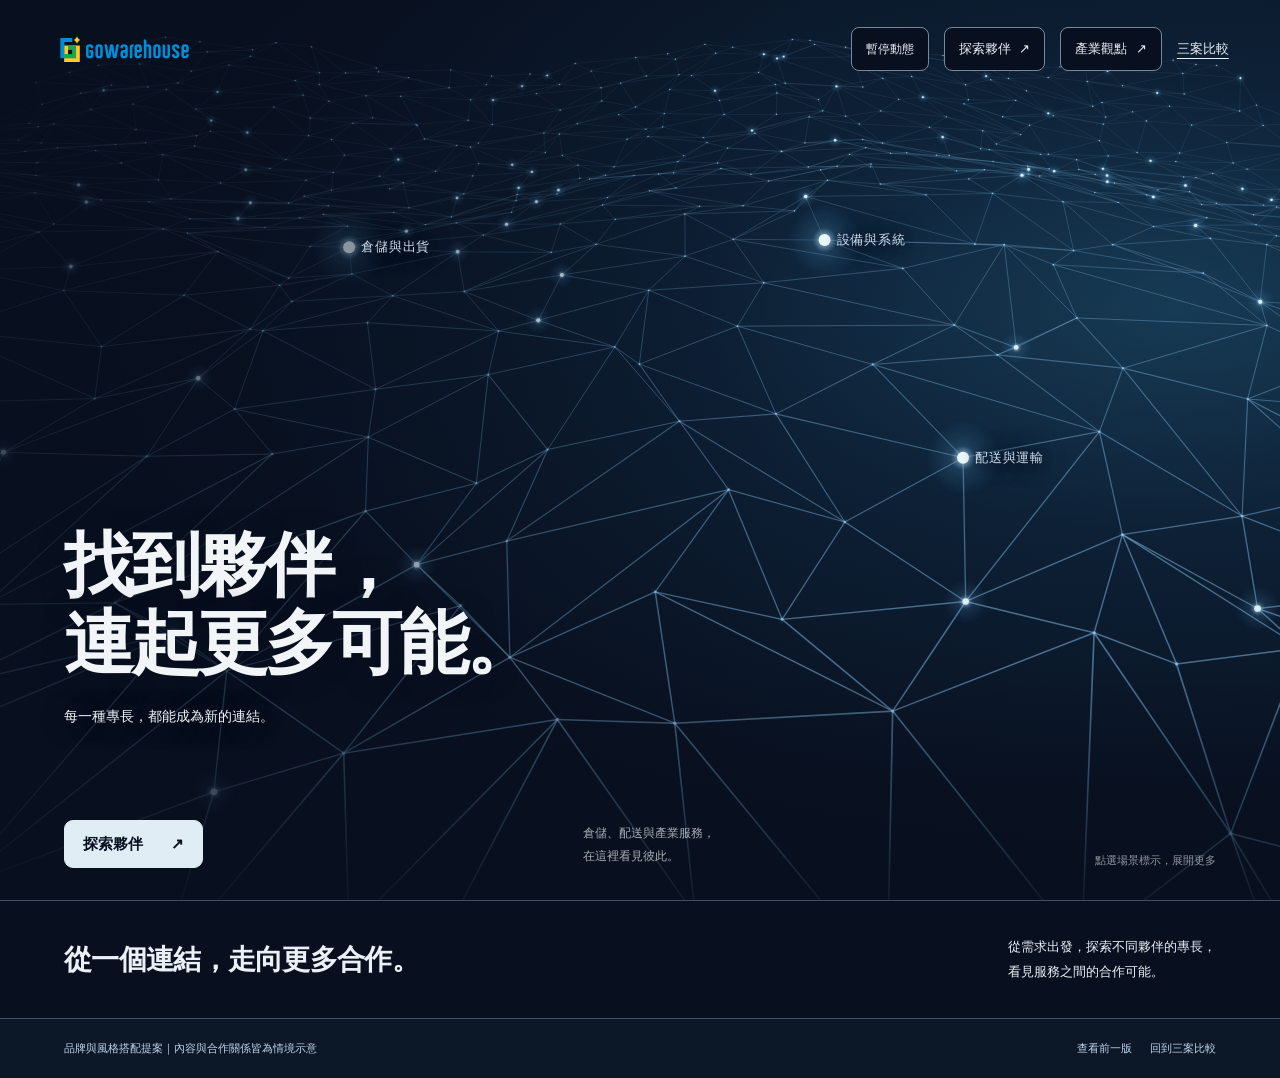
<file: design/abstract-concepts/network.html>
<!doctype html><html lang="zh-Hant"><head><meta name="robots" content="noindex, nofollow"><meta charset="utf-8"><meta name="viewport" content="width=device-width,initial-scale=1"><title>GoNetwork 倉聯網｜全景設計提案</title><link rel="stylesheet" href="world.css?v=meeting-final1"><link rel="icon" href="../homepage-concepts/assets/gowarehouse-icon.svg"></head><body class="sculptural"><main><section class="world" aria-label="可探索的全景"><canvas class="network-field" role="img" aria-label="黑藍空間中，光點與細線交織成向遠處延伸的立體連結網絡"></canvas><header class="topbar"><div class="brand"><img src="../homepage-concepts/assets/gowarehouse-official-h.svg" alt="GoWarehouse"></div><nav><button type="button" id="scene-motion-toggle" aria-pressed="false">暫停動態</button><button type="button" data-spot="storage" aria-expanded="false" aria-controls="scene-detail">探索夥伴</button><button type="button" data-spot="stories" aria-expanded="false" aria-controls="scene-detail">產業觀點</button><a href="../comparison.html" target="_top">三案比較</a></nav></header><div class="scene-title"><h1>找到夥伴，<br>連起更多可能。</h1><p>每一種專長，都能成為新的連結。</p></div><div class="bottomline"><button class="explore" data-spot="storage" aria-expanded="false" aria-controls="scene-detail">探索夥伴<span>↗</span></button><p>倉儲、配送與產業服務，<br>在這裡看見彼此。</p><span class="hint">點選場景標示，展開更多</span></div><button type="button" class="spot s1" data-spot="storage" aria-expanded="false" aria-controls="scene-detail"><span class="spot-label">倉儲與出貨</span></button><button type="button" class="spot s2" data-spot="support" aria-expanded="false" aria-controls="scene-detail"><span class="spot-label">設備與系統</span></button><button type="button" class="spot s3" data-spot="delivery" aria-expanded="false" aria-controls="scene-detail"><span class="spot-label">配送與運輸</span></button><section class="detail" id="scene-detail" hidden aria-label="場景說明"><button class="close" aria-label="關閉說明">×</button><h2></h2><p></p><button class="next">繼續探索</button></section></section><section class="note-strip"><h2>從一個連結，走向更多合作。</h2><p>從需求出發，探索不同夥伴的專長，<br>看見服務之間的合作可能。</p></section></main><footer class="page-footer"><span>品牌與風格搭配提案｜內容與合作關係皆為情境示意</span><div><a href="network-v1.html">查看前一版</a><a href="../comparison.html" target="_top">回到三案比較</a></div></footer><script src="world.js?v=spacing2"></script><script src="network-field.js?v=spacing2"></script></body></html>
</file>
<file: deck/style.css>
/* GoNetwork 概念討論簡報 — 類型 3 靜態論述型，版面語言沿 SITI 定稿（左對齊、細線、白底） */
* { margin:0; padding:0; box-sizing:border-box; }
:root {
  --blue:#008ED8; --green:#00A452; --yellow:#FCCC27;
  --ink:#1D1D1F; --grey:#4B5563; --grey2:#707A88;
  --soft:#F5F5F7; --line:#D9DEE5;
  --blue-soft:#EAF6FD; --blue-tint:#B3DFF3;
  --green-soft:#EAF7F0; --green-tint:#B3E4CB;
  --yellow-soft:#FFF8DF; --yellow-tint:#FEEBA9;
  --ibiza:#007498; --ib-soft:#EAF3F7; --ib-mid:#CFE3EC; --ib-tint:#9FC6D6;
}
body { font-family:"Noto Sans TC","PingFang TC","Heiti TC",sans-serif; color:var(--ink); background:#fff;
  font-feature-settings:"tnum"; font-weight:600; }
@page { size:1600px 900px; margin:0; }

.slide { width:1600px; height:900px; position:relative; overflow:hidden; background:#fff;
  page-break-after:always; display:flex; flex-direction:column; padding:56px 100px 0; }

/* ── 頁首 ── */
header.hd { flex:0 0 auto; }
.eyebrow { display:flex; align-items:center; gap:14px; font-size:26px; font-weight:800; color:var(--blue); letter-spacing:3px; }
.eyebrow img.mark { height:38px; width:auto; }
header.hd h1 { font-size:46px; font-weight:900; letter-spacing:1px; margin-top:10px; color:var(--ink); }
header.hd .lede { font-size:23px; color:var(--grey); margin-top:8px; font-weight:500; }
.hd-rule { height:1.5px; background:var(--line); margin:22px 0 0; }

/* ── 內容區 ── */
main.bd { flex:1; display:flex; flex-direction:column; padding-top:28px; min-height:0; }

/* ── 頁尾 ── */
footer.ft { flex:0 0 auto; height:62px; border-top:1.5px solid var(--line);
  display:flex; align-items:center; justify-content:space-between; margin-top:10px; }
footer.ft img.brand { height:30px; }
footer.ft .pn { font-size:19px; color:var(--grey2); font-weight:600; letter-spacing:1px; }

/* ── 重點句 ── */
.takeaway { border-left:5px solid var(--blue); padding:4px 0 4px 22px; font-size:23px;
  font-weight:700; color:var(--ink); line-height:1.5; }
.takeaway em { font-style:normal; font-weight:800; }

/* ── 「本頁要定」黃底提問框 ── */
.decide { background:var(--yellow-soft); border-left:5px solid var(--yellow); padding:16px 24px; font-size:22px; line-height:1.55; color:var(--ink); }
.decide b { font-weight:800; }
.decide .tag { display:inline-block; font-size:19px; font-weight:800; letter-spacing:2px; color:var(--ink); margin-right:14px; }

/* ── 清單 ── */
ul.dash { list-style:none; }
ul.dash li { position:relative; padding-left:30px; margin:12px 0; font-size:22px; line-height:1.6; }
ul.dash li::before { content:""; position:absolute; left:2px; top:15px; width:14px; height:3.5px; background:var(--blue); border-radius:2px; }
b.hl { font-weight:800; }

.split { display:flex; gap:56px; flex:1; min-height:0; }
.col { display:flex; flex-direction:column; min-height:0; }
.sec-k { font-size:20px; color:var(--grey); font-weight:800; letter-spacing:2px; margin-bottom:8px; }

/* ═══ 封面 ═══ */
.cover { padding-top:56px; }
.cover .body { flex:1; display:flex; flex-direction:column; justify-content:center; padding-bottom:40px; }
.cover .brandtop { width:265px; margin-bottom:22px; margin-left:-15px; }
.cover .eyebrow { font-size:24px; letter-spacing:4px; }
.cover h1.big { font-size:72px; font-weight:900; line-height:1.28; letter-spacing:2px; margin-top:22px; }
.cover .eq { margin-top:26px; font-size:26px; font-weight:700; color:var(--grey); letter-spacing:2px; }
.cover .meta { display:grid; grid-template-columns:1fr 1fr; gap:18px 60px; margin-top:56px; padding-top:28px; border-top:1.5px solid var(--line); max-width:1100px; }
.cover .meta .row { font-size:22px; display:flex; gap:16px; white-space:nowrap; }
.cover .meta .k { color:var(--grey); font-weight:700; flex:0 0 120px; }
.cover .meta .v { font-weight:700; }
.cover .coverft { position:absolute; left:100px; right:100px; bottom:26px; display:flex; justify-content:space-between; font-size:19px; color:var(--grey2); font-weight:600; }

/* ═══ P1 金字塔 ═══ */
.pyr { display:grid; grid-template-columns:560px 1fr; column-gap:40px; row-gap:10px; align-content:space-evenly; height:100%; }
.pyr .layer { height:108px; display:flex; align-items:center; justify-content:center; text-align:center; font-size:24px; font-weight:800; color:var(--ink); }
.pyr .l1 { clip-path:polygon(30% 0,70% 0,78% 100%,22% 100%); background:var(--blue); color:#fff; }
.pyr .l2 { clip-path:polygon(22% 0,78% 0,86% 100%,14% 100%); background:var(--blue-tint); }
.pyr .l3 { clip-path:polygon(14% 0,86% 0,94% 100%,6% 100%); background:var(--blue-soft); }
.pyr .l4 { clip-path:polygon(6% 0,94% 0,100% 100%,0 100%); background:var(--soft); }
.pyr .desc { display:flex; flex-direction:column; justify-content:center; border-bottom:1.5px solid var(--line); padding:6px 0; }
.pyr .desc .t { font-size:23px; font-weight:800; }
.pyr .desc .s { font-size:21px; color:var(--grey); font-weight:500; line-height:1.5; margin-top:4px; }
.pyr .desc .t .no { color:var(--grey); margin-right:10px; }

/* ═══ P2 角色對話 ═══ */
.roles { display:flex; flex-direction:column; justify-content:space-evenly; flex:1; min-height:0; }
.role { display:grid; grid-template-columns:230px 1fr 1fr; gap:26px; align-items:center; }
.role .who { display:flex; align-items:center; gap:14px; }
.role .who .av { width:64px; height:64px; border-radius:50%; background:var(--soft); display:flex; align-items:center; justify-content:center; flex:0 0 64px; }
.role .who .av svg { width:36px; height:36px; }
.role .who .nm { font-size:23px; font-weight:800; line-height:1.3; }
.role .who .nm small { display:block; font-size:19px; color:var(--grey); font-weight:600; margin-top:2px; }
.bub { position:relative; border-radius:16px; padding:16px 22px; font-size:22px; line-height:1.55; font-weight:600; }
.bub.say { background:var(--soft); color:var(--ink); }
.bub.say::before { content:""; position:absolute; left:-12px; top:26px; border:12px solid transparent; border-right-color:var(--soft); border-left:0; }
.bub.ans { background:var(--blue-soft); color:var(--ink); display:flex; gap:14px; align-items:flex-start; }
.bub.ans img { height:34px; width:auto; flex:0 0 auto; margin-top:2px; }
.bub.ans::before { content:""; position:absolute; left:-12px; top:26px; border:12px solid transparent; border-right-color:var(--blue-soft); border-left:0; }

/* ═══ P3 對照表 ═══ */
table.cmp { width:100%; border-collapse:collapse; font-size:22px; table-layout:fixed; }
table.cmp th { text-align:left; padding:12px 20px 14px; border-bottom:2.5px solid var(--ink); font-size:24px; font-weight:900; }
table.cmp th.a { color:var(--ink); } table.cmp th.b { color:var(--ink); }
table.cmp th:first-child, table.cmp td:first-child { width:190px; color:var(--grey); font-size:20px; font-weight:800; letter-spacing:1px; }
table.cmp td { padding:19px 20px; border-bottom:1.5px solid var(--line); vertical-align:top; line-height:1.5; }
table.cmp td.b { background:var(--ib-soft); }
.chips { display:flex; gap:16px; flex-wrap:wrap; margin-top:10px; }
.chip { display:inline-flex; align-items:center; gap:10px; border:2px solid var(--ink); border-radius:999px; padding:6px 18px; font-size:21px; font-weight:700; background:#fff; }
.chip .box { width:20px; height:20px; border:2.5px solid var(--ink); border-radius:5px; }

/* ═══ P4 名字卡＋光譜 ═══ */
.names { display:flex; gap:28px; }
.name { flex:1; border:2px solid var(--line); border-radius:18px; padding:16px 24px 14px; position:relative; }
.name.lead { border-color:var(--ibiza); box-shadow:0 0 0 2px var(--ibiza) inset; }
.name .badge { position:absolute; right:22px; top:-16px; background:var(--yellow); color:var(--ink); font-size:18px; font-weight:800; padding:4px 14px; border-radius:999px; letter-spacing:1px; }
.name .en { font-size:46px; color:var(--ibiza); font-weight:900; letter-spacing:0; line-height:1.1; }
.name .zh { font-size:24px; font-weight:800; color:var(--grey); letter-spacing:4px; line-height:1.2; margin-top:6px; }
.name .sub { font-size:22px; font-weight:700; margin-top:10px; }
.name .rg { font-size:20px; color:var(--grey); font-weight:500; line-height:1.5; margin-top:10px; }
.spec { margin-top:16px; }
.spec .bar { height:14px; border-radius:999px; background:linear-gradient(90deg,var(--ibiza) 0%,var(--ib-tint) 55%,var(--ib-soft) 100%); margin:10px 0 14px; }
.spec .ends { display:grid; grid-template-columns:1fr 1fr; gap:48px; }
.spec .end { font-size:21px; line-height:1.5; color:var(--grey); font-weight:500; }
.spec .end b { display:block; font-size:23px; font-weight:800; color:var(--ink); margin-bottom:4px; }
.spec .cert { margin-top:16px; display:flex; align-items:center; gap:12px; flex-wrap:wrap; }
.spec .cert .k { font-size:20px; color:var(--grey); font-weight:800; letter-spacing:2px; margin-right:4px; }
.spec .cert .c { font-size:20px; font-weight:700; background:var(--ib-soft); border-radius:999px; padding:6px 16px; }

/* ═══ P5 設計圖比較 ═══ */
.designs { display:flex; gap:32px; flex:1; min-height:0; }
.design { flex:1; display:flex; flex-direction:column; min-height:0; }
.design .img { flex:1; min-height:0; border-radius:16px; overflow:hidden; background:var(--soft); position:relative; }
.design .img img { position:absolute; inset:0; width:100%; height:100%; object-fit:cover; }
.design .cap { padding-top:14px; }
.design .cap .t { font-size:28px; font-weight:900; }
.design .cap .t small { font-size:20px; color:var(--blue); font-weight:800; letter-spacing:2px; margin-left:12px; }
.design .cap .s { font-size:21px; color:var(--grey); font-weight:500; line-height:1.5; margin-top:6px; }
.design .cap .kw { margin-top:8px; display:flex; gap:10px; }
.design .cap .kw span { font-size:19px; font-weight:700; background:var(--ib-soft); border-radius:999px; padding:4px 14px; }
.note { font-size:19px; color:var(--grey2); font-weight:600; margin-top:12px; line-height:1.5; }

/* ═══ P6 圈圈清單＋節點流程 ═══ */
.checks { display:flex; flex-direction:column; justify-content:space-evenly; height:100%; }
.check { display:flex; align-items:flex-start; gap:18px; }
.check .cir { flex:0 0 46px; height:46px; border-radius:50%; background:var(--yellow); display:flex; align-items:center; justify-content:center; margin-top:2px; }
.check .cir svg { width:24px; height:24px; }
.check .t { font-size:24px; font-weight:800; line-height:1.4; }
.check .s { font-size:21px; color:var(--grey); font-weight:500; line-height:1.5; margin-top:4px; }
.steps { display:flex; flex-direction:column; justify-content:space-evenly; height:100%; position:relative; padding-left:8px; }
.steps::before { content:""; position:absolute; left:23px; top:24px; bottom:24px; width:3px; background:var(--line); }
.step { display:flex; align-items:center; gap:22px; position:relative; }
.step .dot { flex:0 0 34px; height:34px; border-radius:50%; background:#fff; border:4px solid var(--ibiza); z-index:1; }
.step.now .dot { background:var(--ibiza); }
.step .t { font-size:23px; font-weight:800; }
.step .t small { display:block; font-size:20px; color:var(--grey); font-weight:500; margin-top:2px; }

/* ═══ 靶心／中樞／循環 頁右欄說明 ═══ */
.tgt .t { font-size:23px; font-weight:800; }
.tgt .s { font-size:21px; color:var(--grey); font-weight:500; line-height:1.5; margin-top:3px; }

/* ═══ P1 金字塔（上窄下寬） ═══ */
.pyr { grid-template-columns:600px 1fr; column-gap:48px; row-gap:8px; height:auto; flex:1; min-height:0; }
.pyr .layer { height:104px; }
.pyr .f1 { clip-path:polygon(8% 0,92% 0,100% 100%,0 100%); background:var(--ib-soft); }
.pyr .f2 { clip-path:polygon(16% 0,84% 0,92% 100%,8% 100%); background:var(--ib-mid); }
.pyr .f3 { clip-path:polygon(24% 0,76% 0,84% 100%,16% 100%); background:var(--ib-tint); }
.pyr .f4 { clip-path:polygon(32% 0,68% 0,76% 100%,24% 100%); background:var(--ibiza); color:#fff; }
.pyr .f4 span { display:flex; flex-direction:column; align-items:center; line-height:1.15; }
.pyr .f4 small { font-size:19px; font-weight:800; margin-top:4px; }

/* ═══ P7 公關：主事件＋三欄 ═══ */
.hero { background:var(--ib-soft); border-left:6px solid var(--ibiza); padding:22px 28px; }
.hero .k { font-size:20px; color:var(--grey); font-weight:800; letter-spacing:2px; }
.hero .t { font-size:30px; font-weight:900; margin-top:6px; line-height:1.35; }
.hero .s { font-size:21px; color:var(--grey); font-weight:500; line-height:1.55; margin-top:8px; }
.tri { display:flex; gap:44px; margin-top:24px; flex:1; min-height:0; }
.tc { flex:1; }
.tc .bar { height:5px; background:var(--ibiza); border-radius:3px; margin-bottom:14px; }
.tc .t { font-size:25px; font-weight:800; margin-bottom:4px; }
.tc ul.dash li { font-size:22px; margin:10px 0; }
.tc .s { font-size:21px; color:var(--grey); font-weight:500; line-height:1.55; margin-top:8px; }

/* ═══ P8 時程表：橫向時間軸＋三條線 ═══ */
table.tl { width:100%; border-collapse:collapse; table-layout:fixed; font-size:20px; height:100%; }
table.tl th:first-child, table.tl td.lab { width:150px; }
table.tl tr.when th { position:relative; text-align:left; vertical-align:top; padding:34px 14px 14px; border-bottom:2.5px solid var(--ink); }
table.tl tr.when th b { display:block; font-size:24px; font-weight:900; }
table.tl tr.when th small { display:block; font-size:20px; color:var(--grey); font-weight:700; margin-top:2px; }
table.tl tr.when th::before { content:""; position:absolute; left:0; right:0; top:14px; height:4px; background:var(--ib-tint); }
table.tl tr.when th:first-child::before { display:none; }
table.tl tr.when th .dot { position:absolute; left:14px; top:6px; width:20px; height:20px; border-radius:50%; background:#fff; border:4px solid var(--ibiza); }
table.tl tr.when th.hi .dot { background:var(--ibiza); }
table.tl tr.when th.hi b { color:var(--ibiza); }
table.tl td { padding:20px 14px; border-bottom:1.5px solid var(--line); vertical-align:top; line-height:1.5; font-weight:600; }
table.tl td.lab { font-size:22px; font-weight:800; color:var(--ink); }
table.tl td.hi { background:var(--ib-soft); font-weight:800; }

/* ═══ P6/P7 設計方向：桌機＋手機截圖 ═══ */
header.hd h1 .h1en { font-size:22px; color:var(--ibiza); font-weight:800; letter-spacing:3px; margin-left:16px; vertical-align:middle; }
.shots { display:flex; gap:32px; flex:1; min-height:0; align-items:stretch; }
.shot { position:relative; border-radius:14px; overflow:hidden; background:var(--soft); border:1.5px solid var(--line); }
.shot img { position:absolute; inset:0; width:100%; height:100%; object-fit:cover; object-position:top; }
.shot.desk { flex:1; }
.shot.mob { flex:0 0 218px; }
.shot .lb { position:absolute; left:14px; top:12px; background:var(--ink); color:#fff; font-size:18px; font-weight:800; padding:4px 12px; border-radius:999px; letter-spacing:1px; }
.shotcap { display:flex; align-items:center; gap:28px; margin-top:16px; }
.shotcap .s { flex:1; font-size:21px; color:var(--grey); font-weight:500; line-height:1.5; }
.shotcap .kw { display:flex; gap:10px; flex:0 0 auto; }
.shotcap .kw span { font-size:19px; font-weight:700; background:var(--ib-soft); border-radius:999px; padding:5px 14px; }

.shot.empty::after { content:attr(data-ph); position:absolute; inset:0; display:flex; align-items:center; justify-content:center; color:#707A88; font-size:19px; font-weight:600; padding:0 36px; line-height:1.6; text-align:center; }
.shot.mob.empty::after { padding:0 18px; }

/* ═══ P6/P7 三案並排比較 ═══ */
.cmp3 { display:flex; gap:36px; flex:1; min-height:0; }
.cmp3 .cmpc { flex:1; display:flex; flex-direction:column; min-height:0; }
.cmp3 .shot.desktop { flex:1; min-height:0; }
.cmp3.mobile .cmpc { align-items:center; text-align:center; }
.cmp3 .shot.mobile { flex:0 0 auto; width:212px; aspect-ratio:390/844; max-height:440px; }
.cmp3 .nm { margin-top:14px; display:flex; align-items:baseline; gap:12px; }
.cmp3.mobile .nm { justify-content:center; }
.cmp3 .nm b { font-size:32px; font-weight:900; color:var(--ibiza); }
.cmp3 .nm span { font-size:20px; color:var(--grey); font-weight:700; letter-spacing:2px; }
.cmp3 .one { font-size:22px; font-weight:800; margin-top:4px; }
.cmp3 .dsc { font-size:20px; color:var(--grey2); font-weight:500; margin-top:6px; line-height:1.5; }
.cmp3 .shot.empty::after { font-size:19px; padding:0 24px; }

.slide.blank { padding:0; }

/* ── 設計提案頁（S6/S7）：TARS 交接的 HTML 以 iframe 原生嵌入；PNG 為縮圖與列印備援 ── */
main.bd iframe.design { display:block; width:100%; height:100%; flex:1; min-height:0; border:0; }
main.bd img.design-still { display:none; width:100%; height:100%; object-fit:contain; object-position:top left; }
.thumb-slide main.bd img.design-still { display:block; }

/* ═══ 簡報模式（類型 2 機制：1600×900 等比縮放、一次一頁、側欄縮圖） ═══ */
html, body { height:100%; }
body { display:flex; overflow:hidden; background:#fff; }
#side { flex:0 0 220px; height:100%; overflow-y:auto; border-right:1.5px solid var(--line); background:#F5F5F7; padding:8px; }
#thumbs .thumb { position:relative; width:100%; overflow:hidden; border:2px solid transparent; border-radius:6px; background:#fff; margin-bottom:8px; cursor:pointer; }
#thumbs .thumb.on { border-color:var(--ibiza); }
#thumbs .thumb-slide { position:absolute; left:0; top:0; transform-origin:top left; pointer-events:none; }
#stage { flex:1; height:100%; display:flex; align-items:center; justify-content:center; position:relative; overflow:hidden; }
#deck { width:1600px; height:900px; position:relative; transform-origin:center; flex:0 0 auto; }
#deck > .slide { position:absolute; inset:0; display:none; }
#deck > .slide.on { display:flex; }
.nav { position:fixed; top:0; bottom:0; width:72px; border:0; background:transparent; color:var(--ibiza); font-size:64px; cursor:pointer; opacity:0; transition:opacity .2s; z-index:5; }
.nav:hover { opacity:1; } .nav.prev { left:220px; } .nav.next { right:0; }
#pn { position:fixed; right:16px; bottom:12px; font-size:14px; color:var(--grey2); font-weight:600; z-index:5; }
@media print {
  html, body { height:auto; display:block; overflow:visible; }
  #side, .nav, #pn { display:none !important; }
  #stage { display:block; height:auto; overflow:visible; }
  #deck { transform:none !important; width:auto; height:auto; }
  #deck > .slide { position:relative; inset:auto; display:flex !important; }
  main.bd iframe.design { display:none; }
  main.bd img.design-still { display:block; }
}
</file>
<file: design/abstract-concepts/nexus.css>
:root{--ink:#1d1d1f;--blue:#008ed8;--yellow:#fccc27}*{box-sizing:border-box}body{margin:0;color:var(--ink);background:white;font-family:'PingFang TC','Noto Sans TC',sans-serif}button,a{font:inherit;color:inherit}button{cursor:pointer}a{text-decoration:none}button:focus-visible,a:focus-visible,[role=button]:focus-visible{outline:3px solid var(--blue);outline-offset:6px}button:hover,a:hover{text-decoration:underline;text-underline-offset:5px}.nexus-world{height:100svh;min-height:760px;max-height:940px;position:relative;overflow:hidden;background:white}.nexus-header{position:absolute;z-index:5;left:4%;right:4%;top:23px;display:flex;justify-content:space-between;align-items:center}.brand{display:flex;gap:19px;align-items:center}.brand img{width:145px;height:48px;object-fit:contain}.brand b{font-size:21px;letter-spacing:-.5px}.brand small{font-size:11px;display:block;margin-top:3px;font-weight:400}.nexus-header nav{display:flex;align-items:center;gap:25px;font-size:13px}.nexus-header button{background:white;border:0;padding:7px 0;font-size:12px}.stage{position:absolute;left:0;top:50%;width:100%;height:auto;aspect-ratio:12/8.4;transform:translateY(-50%)}.stage svg{display:block;width:100%;height:100%;overflow:visible}.track{fill:none;stroke:var(--ink);stroke-width:1.5}.track.faint{stroke:#c7c7cb}.flow{fill:var(--ink)}.module{transition:transform 1.2s cubic-bezier(.22,.68,.22,1),opacity .4s;cursor:pointer;outline:none}.module .label{font-size:15px;font-weight:600;letter-spacing:.2px}.module .block{transition:fill .4s}.module:hover .block,.module:focus .block{fill:var(--blue)}.module:focus-visible .focus-outline{stroke:var(--blue);stroke-width:4}.module .focus-outline{fill:none;stroke:transparent}.module.storage{transform:translate(72px,172px)}.module.transport{transform:translate(940px,350px)}.module.system{transform:translate(870px,123px)}.module.boxes{transform:translate(168px,610px)}.module.pallet{transform:translate(875px,650px)}.module .levitate{animation:float-flat 8s ease-in-out infinite alternate}.module.system .levitate{animation-delay:-3s}.module.boxes .levitate{animation-delay:-6s}@keyframes float-flat{from{transform:translateY(-5px)}to{transform:translateY(7px)}}.nexus-copy{position:absolute;left:33%;top:33%;width:36%;text-align:center;pointer-events:none}.nexus-copy p{font-size:12px;margin:0 0 13px}.nexus-copy h1{font-size:58px;letter-spacing:-2px;line-height:1.17;margin:0;font-weight:800}.nexus-copy .sub{font-size:12px;margin:20px 0 0;line-height:1.8}.scenario-bar{position:absolute;z-index:4;left:50%;bottom:26px;transform:translateX(-50%);display:flex;gap:0;align-items:center;background:white;border:1px solid var(--ink);padding:5px;white-space:nowrap}.scenario-bar span{font-size:12px;padding:0 15px}.scenario-bar button{border:0;background:white;padding:13px 17px;font-size:13px}.scenario-bar button[aria-pressed=true]{background:var(--ink);color:white}.legend{position:absolute;bottom:32px;left:4%;font-size:11px;line-height:1.8}.motion-status{position:absolute;bottom:37px;right:4%;font-size:11px;color:#6b7280}.nexus-world[data-mode=shipping] .storage{transform:translate(120px,232px)}.nexus-world[data-mode=shipping] .transport{transform:translate(825px,400px)}.nexus-world[data-mode=shipping] .system{transform:translate(880px,123px);opacity:.25}.nexus-world[data-mode=shipping] .boxes{transform:translate(282px,626px)}.nexus-world[data-mode=shipping] .pallet{transform:translate(808px,645px)}.nexus-world[data-mode=operations] .storage{transform:translate(120px,245px)}.nexus-world[data-mode=operations] .system{transform:translate(816px,223px)}.nexus-world[data-mode=operations] .transport{transform:translate(970px,410px);opacity:.2}.nexus-world[data-mode=operations] .boxes{transform:translate(180px,645px);opacity:.2}.nexus-world[data-mode=operations] .pallet{transform:translate(802px,645px)}.nexus-world[data-paused=true] .levitate{animation-play-state:paused}.nexus-world[data-paused=true] .module{transition:none}.detail{position:absolute;left:50%;top:50%;transform:translate(-50%,-50%);width:360px;background:white;border:2px solid var(--ink);box-shadow:9px 9px 0 var(--ink);padding:30px;z-index:10}.detail[hidden]{display:none}.detail h2{font-size:26px;margin:0 0 15px}.detail p{font-size:14px;line-height:1.9;margin:0}.detail button{position:absolute;right:10px;top:7px;border:0;background:none;font-size:24px}.nexus-footer{padding:25px 4%;border-top:1px solid #c7c7cb;display:flex;justify-content:space-between;gap:20px;font-size:11px;color:#6b7280}.nexus-footer div{display:flex;gap:20px}
@media(min-width:651px){.nexus-world{height:max(760px,min(100svh,75vw))}}
@media(max-width:650px){.nexus-world{height:900px;min-height:900px;max-height:none}.nexus-header{align-items:flex-start;top:18px;flex-direction:column;gap:13px}.brand img{width:118px;height:39px}.brand b{font-size:19px}.nexus-header nav{align-self:flex-end;gap:22px;font-size:12px}.stage{top:47%;width:800px;left:50%;transform:translate(-50%,-50%);aspect-ratio:12/8.4}.nexus-copy{left:35%;top:34%;width:30%}.nexus-copy h1{font-size:43px}.nexus-copy p{font-size:13px}.nexus-copy .sub{font-size:13px;max-width:205px;margin:18px auto 0}.module .label{font-size:19px}.module.storage{transform:translate(352px,75px) scale(.83)}.module.system{transform:translate(740px,148px) scale(.8)}.module.transport{transform:translate(727px,589px) scale(.8)}.module.boxes{transform:translate(322px,650px) scale(.8)}.module.pallet{transform:translate(670px,726px) scale(.8)}.nexus-world[data-mode=shipping] .storage{transform:translate(370px,110px) scale(.83)}.nexus-world[data-mode=shipping] .transport{transform:translate(660px,603px) scale(.8)}.nexus-world[data-mode=shipping] .system{transform:translate(805px,148px) scale(.8)}.nexus-world[data-mode=shipping] .boxes{transform:translate(390px,658px) scale(.8)}.nexus-world[data-mode=shipping] .pallet{transform:translate(670px,726px) scale(.8)}.nexus-world[data-mode=operations] .storage{transform:translate(370px,110px) scale(.83)}.nexus-world[data-mode=operations] .system{transform:translate(686px,190px) scale(.8)}.nexus-world[data-mode=operations] .transport{transform:translate(820px,620px) scale(.8)}.nexus-world[data-mode=operations] .boxes{transform:translate(322px,700px) scale(.8)}.nexus-world[data-mode=operations] .pallet{transform:translate(670px,662px) scale(.8)}.scenario-bar{bottom:78px;max-width:94%;padding:4px}.scenario-bar span{display:none}.scenario-bar button{padding:13px 15px;font-size:12px}.legend{bottom:26px;left:5%;font-size:10px}.motion-status{bottom:28px;right:5%;font-size:10px}.detail{width:82%;padding:25px}.nexus-footer{flex-direction:column;padding:24px 5%}.nexus-copy h1{background:white}.nexus-copy .sub{background:white}.nexus-copy p{background:white}}
.nexus-header nav{background:rgba(255,255,255,.96);padding:9px 12px}.legend{background:rgba(255,255,255,.94);padding:4px 7px 4px 0}.nexus-header .brand{background:rgba(255,255,255,.96);padding:4px 8px 4px 0}
@media(prefers-reduced-motion:reduce){.module .levitate{animation:none}.module{transition:none}}

/* Color direction: monochrome, per latest user decision; retain clear interactive controls. */
:root{--ink:#242428;--paper:#ffffff;--soft:#f7f7f8;--muted:#707078}
body,.nexus-world{background:var(--paper)}.nexus-header .brand,.nexus-header nav,.legend{background:var(--paper)}.nexus-header button{background:var(--soft);border:1px solid #aaaab0;border-radius:8px;padding:11px 14px;min-height:44px}.nexus-header nav{padding:0}.nexus-header nav a{text-decoration:underline;text-underline-offset:5px}
.nexus-copy h1,.nexus-copy p,.nexus-copy .sub{background:var(--paper)}.motion-status,.nexus-footer{color:#63636b}.nexus-footer{border-color:#d3d3d8;background:#f0f0f2}.stage [stroke="#1d1d1f"]{stroke:#35353a}.stage [fill="#1d1d1f"]{fill:#35353a}.stage [fill="white"]{fill:#e1e1e4}.stage [stroke="white"]{stroke:var(--paper)}.stage .track{stroke:#babac0;stroke-width:2}.stage .track.faint{stroke:#dcdce0}.module.storage [fill="white"]{fill:#e0e0e3}.module.storage .block{fill:#4c4c53}.module.system [fill="white"]{fill:#e8e8eb}.module.system .block{fill:#55555c}.module.transport .block{fill:#424248}.module.transport [fill="white"]{fill:#ededf0}.module.boxes [fill="white"]{fill:#ededf0}.module.boxes .block{fill:#8c8c94}.module.pallet [stroke="#1d1d1f"]{stroke:#777780}
.module .module-button{fill:#242428;stroke:#f7f7f8;stroke-width:2}.module .label,.module .module-arrow{fill:#ffffff;font-size:18px;font-weight:600}.module .module-arrow{font-size:24px}.module:hover .module-button,.module:focus .module-button{fill:#57575e}.module:hover .block,.module:focus .block{fill:#68686f}.scenario-bar{background:var(--soft);border-color:#adadb4;border-radius:12px;box-shadow:0 5px 0 #dedee3}.scenario-bar button{background:transparent;border-radius:8px;min-height:44px}.scenario-bar button[aria-pressed=true]{background:var(--ink);color:var(--soft)}.scenario-bar button[aria-pressed=true]:before{content:'✓ ';font-size:11px}.detail{background:#f7f7f8;border-color:var(--ink);box-shadow:8px 8px 0 #bdbdc4;border-radius:14px}.detail button{min-width:44px;min-height:44px;border-radius:8px;background:#e9e9ed}.nexus-world button:focus-visible,.nexus-world a:focus-visible{outline-color:#57575e}.nexus-world .module:focus-visible .focus-outline{stroke:#57575e}
@media(max-width:650px){.nexus-header nav{gap:17px}.nexus-header button{padding:9px 12px}.module .label{font-size:20px}.module .module-button{width:199px}.module .module-arrow{transform:translateX(14px)}.scenario-bar button{padding:13px 13px}.stage .track{stroke-width:2.5}}

.nexus-copy{top:38%}.nexus-copy h1{font-size:72px;letter-spacing:-3px}.nexus-copy .sub{margin-top:22px}@media(max-width:650px){.nexus-copy{top:38%}.nexus-copy h1{font-size:49px;letter-spacing:-2px}.nexus-copy .sub{margin-top:18px}}

/* Mobile spacing refinement: bring the complete scene closer to navigation. */
@media(max-width:650px){.stage{top:calc(47% - 48px)}}

/* Center the desktop headline itself; supporting copy does not offset its center. */
@media(min-width:651px){
.nexus-copy{left:50%;top:50%;width:42%;transform:translate(-50%,-50%)}
.nexus-copy .context{position:absolute;left:0;right:0;bottom:calc(100% + 14px);margin:0}
.nexus-copy .sub{position:absolute;left:0;right:0;top:100%;margin:20px 0 0}
}

/* Move the mobile lower controls with the scene; keep the approved artwork position. */
@media(max-width:650px){.nexus-world{height:820px;min-height:820px}.stage{top:375px}}

@media(max-width:650px){.nexus-header #motion-toggle{position:absolute;top:0;right:0}.nexus-header nav{height:44px}}

/* Final spacing audit: separate help text from controls and contain every desktop mode. */
@media(max-width:650px){.legend{margin:0;bottom:24px}.motion-status{margin:0;bottom:28px}}
@media(min-width:651px){.stage{left:50%;width:88%;max-width:1120px;transform:translate(-50%,-50%)}}
</file>
<file: design/abstract-concepts/world.css>
:root{--ink:#1d1d1f;--white:#fff;--gray:#f5f5f7;--blue:#008ed8;--yellow:#fccc27}*{box-sizing:border-box}body{margin:0;font-family:'PingFang TC','Noto Sans TC',sans-serif;color:var(--ink);background:var(--white)}a{color:inherit;text-decoration:none}button{font:inherit;color:inherit;cursor:pointer}button:focus-visible,a:focus-visible{outline:3px solid var(--blue);outline-offset:6px}h1,h2,p{margin:0}button:hover,a:hover{text-decoration:underline;text-underline-offset:5px}.world{position:relative;min-height:860px;height:100svh;max-height:1250px;overflow:hidden;isolation:isolate}.scene-art{position:absolute;inset:-3%;width:106%;height:106%;object-fit:cover;z-index:-2;will-change:transform;transform:translate3d(var(--scene-x,0px),var(--scene-y,0px),0) scale(1.02);transition:transform .9s cubic-bezier(.2,.7,.2,1)}.topbar{padding:25px 4%;display:flex;justify-content:space-between;align-items:center;gap:24px;position:relative;z-index:5}.brand{display:flex;align-items:center;gap:17px}.brand img{display:block;width:146px;height:48px;object-fit:contain}.brand strong{font-size:19px;letter-spacing:-.5px}.brand small{display:block;margin-top:3px;font-size:10px;font-weight:400;letter-spacing:1px}.topbar nav{display:flex;align-items:center;gap:25px;font-size:13px}.topbar button{padding:0;background:none;border:0;font-size:13px}.scene-title{position:absolute;left:5%;bottom:19%;z-index:1;max-width:570px;pointer-events:none}.scene-title h1{font-size:70px;font-weight:750;line-height:1.12;letter-spacing:-3px}.scene-title p{margin-top:21px;font-size:14px;line-height:1.8}.spot{position:absolute;background:none;border:0;padding:12px 0;display:flex;align-items:center;gap:12px;font-size:13px;text-shadow:0 1px 12px rgba(0,0,0,.4)}.spot:before{content:'';height:9px;width:9px;border-radius:50%;border:1px solid currentColor;background:transparent;box-shadow:0 0 0 5px rgba(255,255,255,.08)}.spot:after{content:'';position:absolute;width:90px;height:1px;background:currentColor;opacity:.35;left:20px;bottom:3px}.spot[aria-expanded=true]:before{background:var(--blue);border-color:var(--blue)}.spot.s1{left:23%;top:27%}.spot.s2{right:18%;top:30%}.spot.s3{right:9%;top:57%}.bottomline{position:absolute;bottom:32px;left:5%;right:5%;display:flex;justify-content:space-between;align-items:flex-end;gap:25px;font-size:12px}.bottomline p{font-size:12px;line-height:1.9;opacity:.7}.explore{border:0;border-bottom:1px solid currentColor;background:none;padding:12px 0;text-align:left;font-size:15px}.explore span{margin-left:40px}.hint{font-size:11px;opacity:.6}.detail{position:absolute;right:5%;bottom:115px;width:310px;background:var(--white);color:var(--ink);padding:26px;z-index:8;box-shadow:0 15px 50px rgba(0,0,0,.12)}.detail[hidden]{display:none}.detail h2{font-size:24px;margin:5px 20px 14px 0}.detail p{font-size:13px;line-height:1.9}.detail .close{position:absolute;right:12px;top:10px;border:0;background:none;font-size:23px;padding:4px 8px}.detail .next{border:0;background:none;padding:15px 0 0;font-size:12px;text-decoration:underline;text-underline-offset:4px}.note-strip{padding:34px 5%;display:flex;justify-content:space-between;gap:45px;align-items:center}.note-strip h2{font-size:28px;letter-spacing:-.7px}.note-strip p{font-size:13px;line-height:1.9;max-width:370px}.page-footer{padding:22px 5%;border-top:1px solid #8a94a6;display:flex;justify-content:space-between;gap:20px;font-size:11px;color:#6b7280}.page-footer div{display:flex;gap:18px}.sculptural{background:var(--ink);color:white}.sculptural .world{background:var(--ink)}.sculptural .brand img{background:white;border-radius:2px;padding:0 8px;width:143px}.sculptural .scene-title h1{font-weight:650}.sculptural .note-strip{background:var(--ink);border-top:1px solid rgba(255,255,255,.2)}.sculptural .page-footer{color:#f5f5f7;border-color:rgba(255,255,255,.2)}.sculptural .spot.s2:before{background:var(--yellow);border-color:var(--yellow)}.sculptural .spot.s1:before{background:var(--blue);border-color:var(--blue)}.drawn .world{background:white}.drawn .scene-art{inset:0;width:100%;height:100%;object-fit:cover;transform:none;transition:none;will-change:auto}.drawn .scene-title{bottom:17%;max-width:420px}.drawn .scene-title h1{font-size:67px;font-weight:850;line-height:1.2;letter-spacing:-3px}.drawn .scene-title p{max-width:300px}.drawn .spot{text-shadow:none;background:rgba(255,255,255,.95);padding:9px 12px;transform:rotate(-3deg);box-shadow:2px 3px 0 var(--ink);border:1px solid var(--ink)}.drawn .spot:after{width:70px;left:50%;bottom:-38px;transform:rotate(68deg);background:var(--ink);opacity:1}.drawn .spot.s1{left:12%;top:23%}.drawn .spot.s2{right:12%;top:32%;transform:rotate(3deg)}.drawn .spot.s3{right:29%;top:63%;transform:rotate(-2deg)}.drawn .spot:before{border-radius:0;box-shadow:none}.drawn .spot.s2:before{background:var(--yellow);border-color:var(--yellow)}.drawn .bottomline{background:rgba(255,255,255,.95);padding:15px 0;bottom:13px}.drawn .note-strip{border-top:2px solid var(--ink);background:white}.drawn .detail{border:2px solid var(--ink);box-shadow:6px 6px 0 var(--ink)}
@media(max-width:650px){.world{height:900px;min-height:900px}.topbar{padding:20px 5%;align-items:flex-start;flex-direction:column;gap:16px}.brand{gap:13px}.brand img{width:120px;height:40px}.brand strong{font-size:17px}.topbar nav{gap:24px;align-self:flex-end;font-size:12px}.topbar button{font-size:12px}.scene-art{object-position:65% center}.scene-title{left:7%;bottom:23%;right:7%;max-width:100%}.scene-title h1{font-size:46px;letter-spacing:-2px}.scene-title p{font-size:13px;max-width:260px}.spot.s1{left:9%;top:24%}.spot.s2{right:9%;top:35%}.spot.s3{right:7%;top:49%}.bottomline{bottom:28px;left:7%;right:7%;align-items:flex-start;flex-direction:column;gap:14px}.bottomline .hint{display:none}.detail{left:7%;right:7%;bottom:70px;width:auto}.note-strip{align-items:flex-start;flex-direction:column;gap:16px;padding:30px 7%}.note-strip h2{font-size:24px}.page-footer{align-items:flex-start;flex-direction:column;padding:20px 7%}.drawn .scene-art{object-position:64% top;height:70%;top:100px;object-fit:cover}.drawn .scene-title{bottom:18%;left:7%;max-width:310px}.drawn .scene-title h1{font-size:47px}.drawn .scene-title p{font-size:13px}.drawn .spot.s1{left:6%;top:22%}.drawn .spot.s2{right:7%;top:34%}.drawn .spot.s3{right:20%;top:51%}.drawn .bottomline{bottom:18px;padding:10px 0}.drawn .bottomline p{display:none}}
@media(min-width:651px){.world{min-height:740px;height:max(740px,min(100svh,75vw));max-height:1000px}.drawn .scene-title{left:4%;bottom:19%;max-width:260px}.drawn .scene-title h1{font-size:58px}.drawn .scene-title p{font-size:12px;max-width:205px}.drawn .topbar{background:rgba(255,255,255,.95)}.drawn .spot.s3{right:18%;top:69%}}
.sculptural .topbar nav{background:rgba(29,29,31,.87);padding:13px 17px;backdrop-filter:blur(12px)}.sculptural .spot{background:rgba(29,29,31,.65);padding:9px 12px;border-radius:2px}.sculptural .spot:after{bottom:-5px}
@media(max-width:650px){.sculptural .world:after{content:'';position:absolute;inset:0;z-index:-1;pointer-events:none;background:linear-gradient(180deg,transparent 40%,rgba(29,29,31,.2) 53%,rgba(29,29,31,.94) 77%)}.drawn .scene-art{object-position:12% top}.drawn .scene-title{bottom:18%;max-width:240px}.drawn .scene-title h1{font-size:45px}.drawn .scene-title p{max-width:205px;background:rgba(255,255,255,.94);padding:4px 0}}
.atlas .spot{transform:none!important;box-shadow:none;border:1px solid var(--ink);font-weight:600;padding:9px 13px}.atlas .spot:before{border-radius:50%}.atlas .spot:after{width:45px;bottom:-25px}.atlas .spot.s1{left:17%;top:25%}.atlas .spot.s2{right:37%;top:19%}.atlas .spot.s3{right:13%;top:50%}.atlas .scene-title{max-width:340px}.atlas .scene-title p{max-width:300px}.atlas .topbar{background:rgba(255,255,255,.88)}
@media(max-width:650px){.atlas .scene-art{width:170%;left:-35%;height:72%;top:100px;object-fit:contain;object-position:center top}.atlas .spot.s1{left:7%;top:25%}.atlas .spot.s2{right:7%;top:33%}.atlas .spot.s3{right:9%;top:49%}.atlas .scene-title{left:7%;bottom:19%;max-width:285px}.atlas .scene-title h1{font-size:44px}.atlas .scene-title p{font-size:12px;background:white}}
@media(prefers-reduced-motion:reduce){.scene-art{transition:none!important;transform:none!important;will-change:auto}}

/* Palette variants and explicit interaction affordances. */
.sculptural{--ink:#080f1e;--white:#e9f1f6;color:#e9f1f6;background:#080f1e}.sculptural .world,.sculptural .note-strip{background:#080f1e}.sculptural .brand img{background:transparent;border-radius:0;padding:0;width:146px}.sculptural .topbar nav{background:transparent;padding:0;backdrop-filter:none}.sculptural .topbar button{border:1px solid #75899e;background:#080f1e;color:#e9f1f6}.sculptural .page-footer{background:#0c1827;color:#c0d4ef;border-color:#3c5068}.sculptural .note-strip{border-color:#3c5068}.sculptural .spot{background:#e0edf5;color:#080f1e;border:1px solid #a8c8df;box-shadow:0 4px 14px #080f1e40;text-shadow:none}.sculptural .spot[aria-expanded=true]{background:#99ceff;border-color:#e3d6c1}.sculptural .explore{background:#e0edf5;color:#080f1e;border-color:#e0edf5}.sculptural .detail{border:1px solid #75899e;border-radius:14px}.sculptural .detail .close,.sculptural .detail .next{background:#cbdfea}.sculptural .scene-title{color:#f1f5f7}.sculptural .spot.s1:before{background:#008ed8}.sculptural .spot.s2:before{background:#fccc27}
.atlas{--ink:#3d626d;--white:#d1e5e8;color:#3d626d;background:#d1e5e8}.atlas .world,.atlas .note-strip{background:#d1e5e8}.atlas .topbar{background:rgba(209,229,232,.92)}.atlas .scene-title p{background:transparent}.atlas .bottomline{background:rgba(209,229,232,.92)}.atlas .note-strip{border-color:#95b7bd}.atlas .page-footer{background:#c4dce0;color:#456770;border-color:#95b7bd}.atlas .spot{background:#3d626d;color:#edf5f6;border:1px solid #3d626d;box-shadow:0 3px 0 #abc8cf}.atlas .spot:before{border-color:#d4ae68}.atlas .spot[aria-expanded=true]{background:#806037;border-color:#806037}.atlas .spot[aria-expanded=true]:before{background:#d4ae68;border-color:#d4ae68}.atlas .topbar button{border:1px solid #87abb3;background:#c4dce0}.atlas .explore{background:#3d626d;color:#edf5f6;border-color:#3d626d}.atlas .detail{background:#e0eef0;border-color:#759ba5;box-shadow:6px 6px 0 #a2c2cb;border-radius:12px}.atlas .detail .close,.atlas .detail .next{background:#c4dce0}
.topbar button{min-height:44px;padding:10px 14px;border-radius:8px}.topbar button:after{content:' ↗';margin-left:5px}.topbar nav{gap:15px}.topbar nav a{text-decoration:underline;text-underline-offset:5px}.spot,.atlas .spot,.sculptural .spot{min-height:46px;padding:11px 15px;gap:10px;border-radius:9px;font-weight:600;font-size:14px;transition:background .2s,box-shadow .2s}.spot:after,.atlas .spot:after,.sculptural .spot:after{content:'↗';position:static;transform:none;background:none;width:auto;height:auto;margin-left:12px;opacity:1;font-size:20px;line-height:1}.spot:hover{box-shadow:0 0 0 3px #9ebdb3}.spot[aria-expanded=true]:after{content:'−'}.explore{min-height:48px;border:1px solid;border-radius:9px;padding:12px 18px;font-weight:600}.explore span{margin-left:28px}.detail .close{min-width:44px;min-height:44px;border-radius:8px}.detail .next{min-height:44px;border-radius:8px;padding:11px 15px;margin-top:16px}.topbar button:hover,.explore:hover{filter:brightness(1.08)}.sculptural button:focus-visible,.sculptural a:focus-visible{outline-color:#e3c29a}.atlas button:focus-visible,.atlas a:focus-visible{outline-color:#8c6337}
@media(max-width:650px){.topbar nav{gap:10px}.topbar button{padding:10px 12px;font-size:12px}.topbar button:after{margin-left:2px}.sculptural .brand img{width:120px}.spot,.atlas .spot,.sculptural .spot{font-size:13px;padding:11px 13px;min-height:46px}.spot:after,.atlas .spot:after{margin-left:5px}.sculptural .world:after{background:linear-gradient(180deg,transparent 40%,rgba(8,15,30,.2) 53%,rgba(8,15,30,.96) 77%)}.atlas .scene-title p{background:#d1e5e8}}

/* Network mobile: reserve a scene row, then let copy and actions flow. */
@media(max-width:650px){
.sculptural .world{display:grid;grid-template-columns:minmax(0,1fr);grid-template-rows:auto minmax(300px,1fr) auto auto;min-height:min(900px,100svh);height:auto;max-height:none;padding-bottom:28px}
.sculptural .topbar{grid-row:1;gap:12px;padding:18px 6% 16px}.sculptural .topbar nav{align-self:stretch;justify-content:space-between;gap:8px}.sculptural .topbar button{padding:10px 11px}.sculptural .brand{gap:12px}
.sculptural .spot{position:relative;grid-area:2 / 1;top:auto;right:auto;left:auto;align-self:start;width:max-content;max-width:86%;z-index:2}.sculptural .spot.s1{justify-self:start;margin:22px 0 0 7%}.sculptural .spot.s2{justify-self:end;margin:120px 7% 0 0}.sculptural .spot.s3{justify-self:end;margin:222px 12% 0 0}
.sculptural .scene-title{position:relative;grid-area:3 / 1;left:auto;right:auto;bottom:auto;margin:16px 7% 28px;max-width:none}.sculptural .scene-title h1{font-size:clamp(32px,10vw,44px);line-height:1.16;letter-spacing:-1.3px}.sculptural .scene-title p{font-size:13px;line-height:1.8;max-width:none;margin-top:16px}
.sculptural .bottomline{position:relative;grid-area:4 / 1;left:auto;right:auto;bottom:auto;margin:0 7%;gap:14px}.sculptural .bottomline p{max-width:260px}.sculptural .detail{bottom:28px;max-height:60%;overflow:auto}.sculptural .scene-art{object-position:65% 30%;transform:none;transition:none}.sculptural .world:after{background:linear-gradient(180deg,rgba(8,15,30,.08) 25%,rgba(8,15,30,.28) 45%,rgba(8,15,30,.97) 70%)}
}

.sculptural .spot:hover{box-shadow:0 0 0 3px #a8c8df}

/* Independent motion layers leave text and controls fixed. */
.traffic-layer{position:absolute;inset:0;width:100%;height:100%;z-index:-1;pointer-events:none}.traffic-vehicle{filter:drop-shadow(0 2px 1px #263f4966)}
.topbar #scene-motion-toggle:after{content:none}.topbar #scene-motion-toggle{font-size:12px;min-height:44px}.topbar #scene-motion-toggle[aria-pressed=true]{box-shadow:inset 0 0 0 2px currentColor}
@media(max-width:650px){.topbar nav{display:flex;flex-wrap:wrap;justify-content:flex-end;gap:8px;width:100%}.sculptural .topbar nav{display:flex;justify-content:flex-end;gap:8px}.topbar #scene-motion-toggle{order:4;margin-left:auto;min-height:36px;padding:7px 11px;font-size:11px}.atlas .traffic-layer{width:170%;left:-35%;height:72%;top:100px}.sculptural .scene-layer{inset:-8%;width:116%;height:116%;animation-duration:28s}.sculptural .scene-layer .scene-art{object-position:65% 30%}.sculptural .spot.s1{margin-top:12px}.sculptural .scene-title{margin-top:10px}}
@media(prefers-reduced-motion:reduce){.sculptural .scene-layer{animation:none;transform:none;will-change:auto}}

@media(max-width:650px){.topbar #scene-motion-toggle{position:absolute;top:18px;right:6%;min-height:44px;padding:10px 12px;margin:0;order:initial;width:auto}}

/* Node network: full-width perspective field; clear foreground copy. */
.sculptural .network-field{position:absolute;inset:0;width:100%;height:100%;z-index:-2;pointer-events:none}
.sculptural .world{background:radial-gradient(ellipse at 92% 34%,#173b55 0%,#0d2035 28%,#080f1e 65%)}
.sculptural .world:after{content:'';position:absolute;inset:0;z-index:-1;pointer-events:none;background:linear-gradient(90deg,rgba(8,15,30,.74),transparent 62%),linear-gradient(0deg,rgba(8,15,30,.85),transparent 25%)}
.sculptural .scene-title{text-shadow:0 3px 24px #080f1e}
@media(max-width:650px){.sculptural .world:after{background:linear-gradient(180deg,rgba(8,15,30,.1) 20%,rgba(8,15,30,.1) 48%,rgba(8,15,30,.94) 75%)}}

/* The hit target follows a real mesh vertex; the canvas draws its light. */
.sculptural .world .spot{appearance:none;-webkit-appearance:none;position:absolute;display:block;grid-area:auto;left:var(--node-x,25%);top:var(--node-y,30%);right:auto;bottom:auto;transform:translate(-50%,-50%);width:44px;height:44px;min-height:44px;max-width:none;padding:0;margin:0;border:0;border-radius:50%;background:transparent;box-shadow:none;text-decoration:none;z-index:2;overflow:visible}
.sculptural .world .spot:before,.sculptural .world .spot:after{content:none;display:none}
.sculptural .spot .spot-label{position:absolute;left:34px;top:50%;transform:translateY(-50%);white-space:nowrap;font-size:13px;font-weight:500;letter-spacing:.06em;color:#cfdfed;text-shadow:0 2px 10px #080f1e,0 0 24px #080f1e;transition:color .2s}
.sculptural .world .spot:hover,.sculptural .world .spot[aria-expanded=true]{background:transparent;box-shadow:none}
.sculptural .spot:hover .spot-label,.sculptural .spot:focus-visible .spot-label,.sculptural .spot[aria-expanded=true] .spot-label{color:white;text-decoration:underline;text-underline-offset:6px}
.sculptural .world .spot:focus-visible{outline:1px solid #bfe6ff;outline-offset:3px}
@media(max-width:650px){.sculptural .spot .spot-label{font-size:12px;left:32px}}

/* Atlas requested copy remains a two-line headline, not a small subtitle. */
.atlas .scene-title{max-width:520px}
.atlas .scene-title h1{font-size:58px;line-height:1.2;letter-spacing:-2px}
@media(max-width:650px){.atlas .scene-title{left:7%;right:7%;max-width:none}.atlas .scene-title h1{font-size:clamp(32px,10vw,44px);letter-spacing:-1.3px;line-height:1.25}}

@media(min-width:651px){.atlas .spot.s1{left:17%;top:25%}.atlas .spot.s2{right:37%;top:19%}.atlas .spot.s3{right:13%;top:50%}}

/* Explicit form-control surfaces avoid native button repaint artifacts in previews. */
.sculptural .world .spot{background-color:transparent!important;background-image:none!important;border:0!important;box-shadow:none!important}
.sculptural .spot .spot-label{color:#cfdfed!important}
.atlas .spot{appearance:none;-webkit-appearance:none;background-color:#3d626d!important;color:#edf5f6!important}
.atlas .spot[aria-expanded=true]{background-color:#806037!important}

/* Mobile Atlas heading follows the map edge instead of the page bottom. */
@media(max-width:650px){.atlas .scene-title{top:min(calc(124px + 113.333vw),560px);bottom:auto}}

/* Compact the whole mobile Atlas section, including its action and following content. */
@media(max-width:650px){
.atlas .world{height:calc(min(124px + 113.333vw,560px) + 200px);min-height:0;max-height:none}
.atlas .spot.s1{top:min(calc(100px + 32vw),225px)}
.atlas .spot.s2{top:min(calc(100px + 50vw),297px)}
.atlas .spot.s3{top:min(calc(100px + 87vw),445px)}
}

/* One continuous paper surface; keep the approved map's geometry intact. */
.atlas{--atlas-paper:#d1e5e8;background:var(--atlas-paper)}
.atlas .world,.atlas .note-strip,.atlas .page-footer{background:var(--atlas-paper)}
.atlas .topbar,.atlas .bottomline{background:transparent}
.atlas .scene-art{filter:url(#atlas-paper);mix-blend-mode:multiply}
.atlas .atlas-copy{position:absolute;left:5%;top:53%;width:520px;z-index:1}
.atlas .atlas-copy .scene-title{position:static;max-width:none;width:auto}
.atlas .atlas-copy .bottomline{position:static;margin-top:25px;padding:0;justify-content:flex-start;align-items:center;gap:24px}
.atlas .atlas-copy .bottomline .hint{display:none}
@media(max-width:650px){
 .atlas .world{height:calc(min(8px + 113.333vw,450px) + 200px);min-height:0;max-height:none}
 .atlas .scene-art,.atlas .traffic-layer{height:calc(113.333vw);max-height:none}
 .atlas .atlas-copy{left:7%;right:7%;top:min(calc(8px + 113.333vw),450px);width:auto}
 .atlas .atlas-copy .bottomline{margin-top:18px;align-items:flex-start;gap:14px}
 .atlas .atlas-copy .scene-title{top:auto;bottom:auto;left:auto;right:auto}
}

/* Map entrances read as map annotations, with generous transparent hit areas. */
.atlas .world .spot{background:transparent!important;border:0;box-shadow:none!important;color:#365965!important;padding:10px 5px;gap:10px;min-height:46px;text-shadow:0 1px 4px #d1e5e8,0 0 10px #d1e5e8;border-radius:0}
.atlas .world .spot:before{content:'';display:block;width:13px;height:13px;flex:0 0 13px;border:3px solid #eaf3f3;background:#a67c43;box-shadow:0 0 0 1px #a67c43,0 0 0 5px #d1e5e870;border-radius:50%}
.atlas .world .spot:after{content:none}
.atlas .spot .spot-label{border-bottom:1px solid #668b9666;padding-bottom:3px;font-weight:650;letter-spacing:.04em}
.atlas .world .spot:hover .spot-label,.atlas .world .spot[aria-expanded=true] .spot-label{border-bottom-color:#365965}
.atlas .world .spot[aria-expanded=true]{background:transparent!important;color:#365965!important}
.atlas .world .spot[aria-expanded=true]:before{background:#365965;box-shadow:0 0 0 1px #365965,0 0 0 6px #36596520}
.atlas .atlas-copy .explore{border:0;border-radius:0;background:transparent;color:#365965;padding:0;display:inline-flex;align-items:center;gap:18px;text-decoration:underline;text-underline-offset:7px;font-weight:650;min-height:48px}
.atlas .atlas-copy .explore span{display:inline-flex;align-items:center;justify-content:center;margin:0;width:38px;height:38px;border:1px solid #668b96;border-radius:50%;text-decoration:none;font-size:21px}
.atlas .topbar button[data-spot]{border:0;border-radius:0;background:transparent;padding:10px 4px;text-decoration:underline;text-underline-offset:6px}
.atlas .topbar button[data-spot]:after{content:none}
.atlas .topbar #scene-motion-toggle{background:transparent;border-color:#87abb380}

/* Illustrated wayfinding signs: warm boards and slender posts. */
.atlas .world .spot{padding:0 0 22px;min-height:64px;isolation:isolate;text-shadow:none;overflow:visible}
.atlas .world .spot:before{position:absolute;left:21px;bottom:0;width:4px;height:29px;min-width:0;border:0;flex:none;border-radius:1px;background:#788b85;box-shadow:2px 0 0 #d8dbca;z-index:-1}
.atlas .world .spot:after{content:'';position:absolute;left:13px;bottom:-2px;width:23px;height:5px;border-radius:50%;margin:0;background:#5c78732b;transform:rotate(-9deg);z-index:-2}
.atlas .spot .spot-label{position:relative;display:block;padding:10px 25px 10px 12px;border:1px solid #a7a78d;border-radius:3px 9px 9px 3px;background:#e5dfc8;color:#3b6066;font-weight:650;box-shadow:0 2px 0 #b4b69e;letter-spacing:.03em;transform:rotate(-2deg);transform-origin:21px bottom}
.atlas .spot .spot-label:after{content:'›';position:absolute;right:9px;top:50%;transform:translateY(-52%);font-size:21px;font-weight:400}
.atlas .world .spot.s2 .spot-label{transform:rotate(2deg)}
.atlas .world .spot:hover .spot-label,.atlas .world .spot[aria-expanded=true] .spot-label{background:#f0ead5;border-color:#718d86;box-shadow:0 2px 0 #86988b}
.atlas .world .spot[aria-expanded=true]:before{background:#788b85;box-shadow:2px 0 0 #d8dbca}
@media(max-width:650px){
 .atlas .spot .spot-label{padding:9px 24px 9px 10px;font-size:12px}
 .sculptural .world{min-height:min(852px,calc(100svh - 48px))}
}

/* Desktop copy needs more air below the upper warehouse district. */
@media(min-width:651px){.atlas .atlas-copy{top:60%}}

/* Keep the mobile transport sign clear of the second headline line. */
@media(max-width:650px){.atlas .spot.s3{top:min(calc(80px + 87vw),425px)}}
</file>
